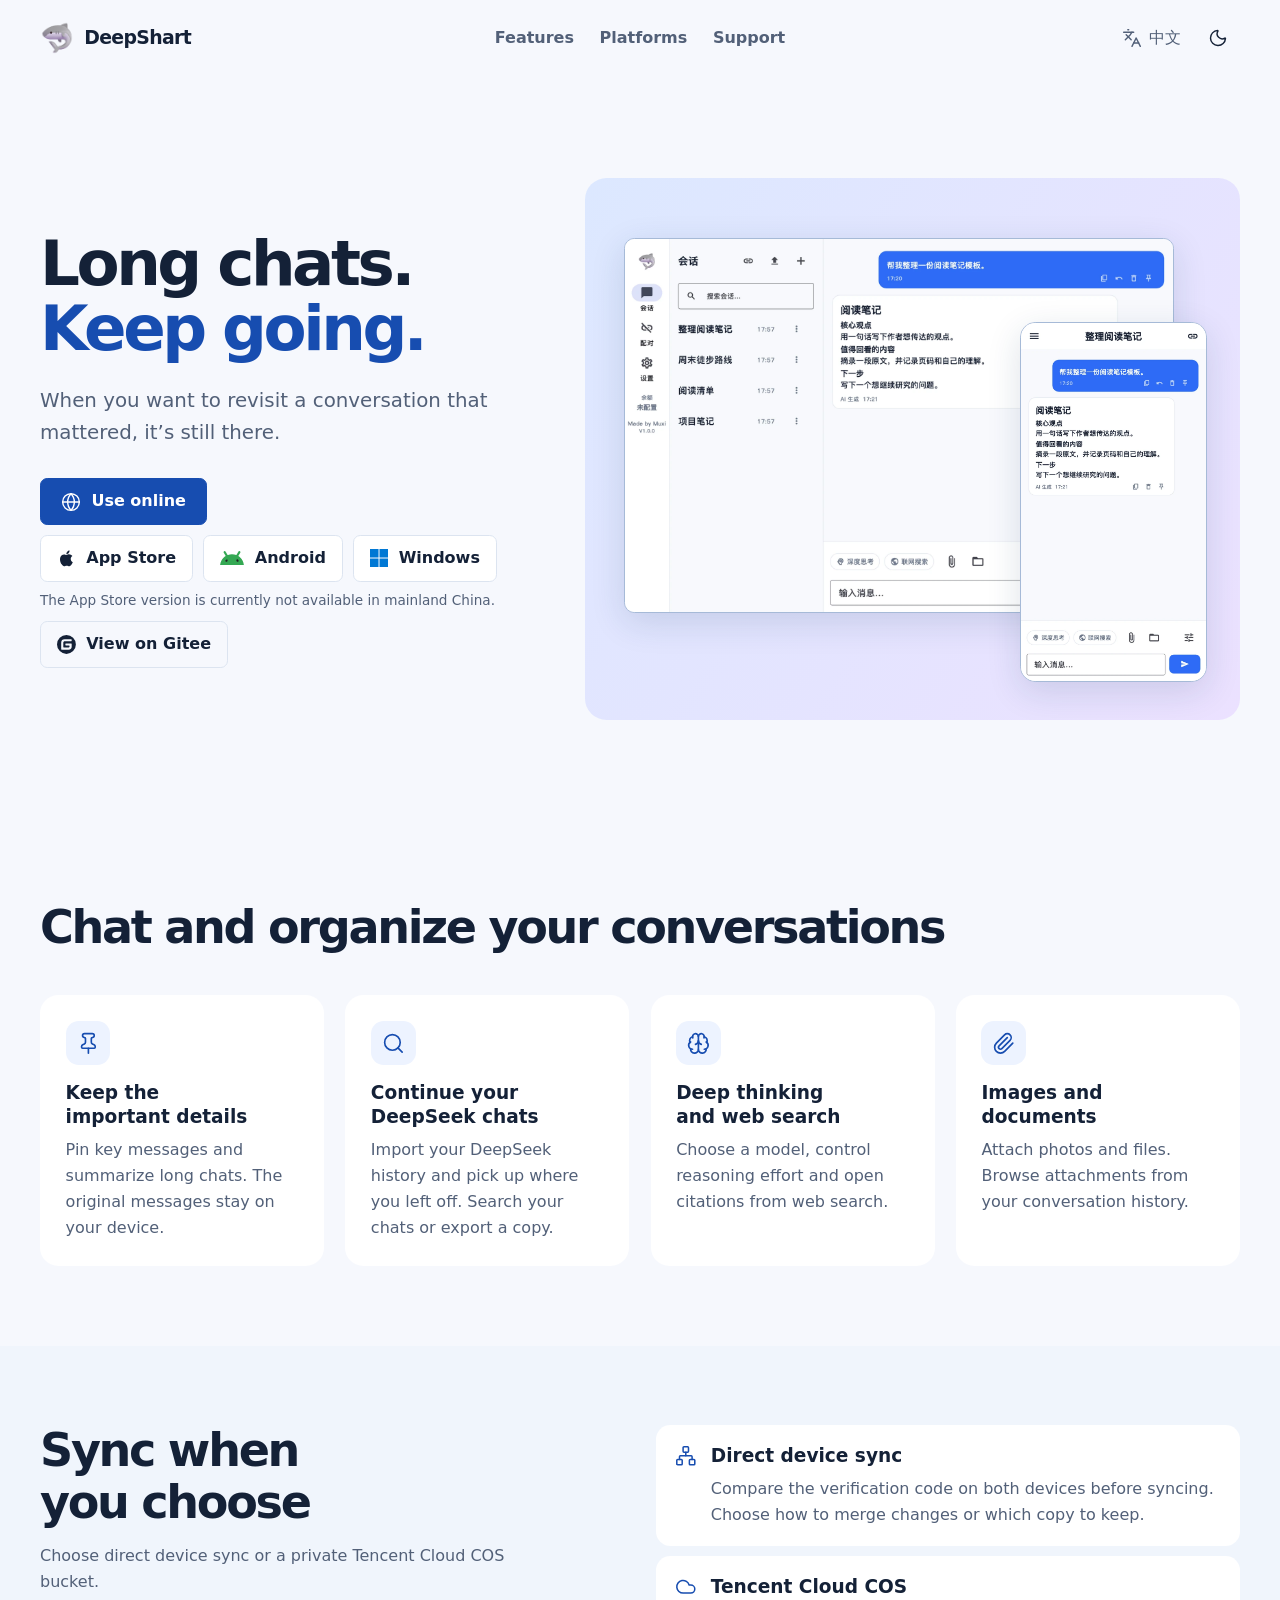
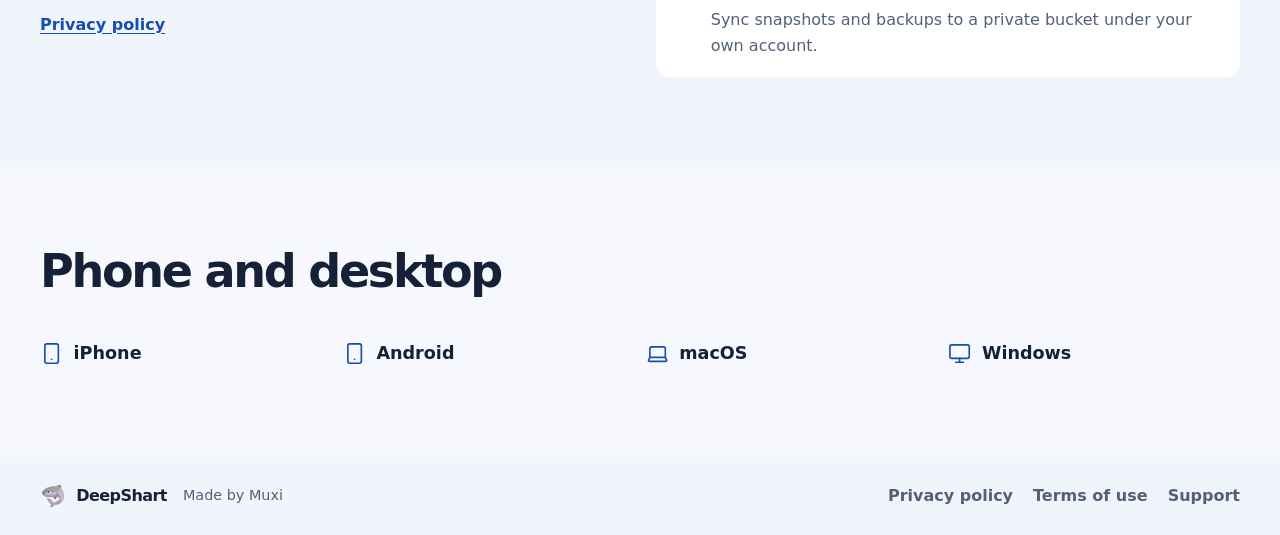
<file: docs/index.html>
<!doctype html>
<html lang="en" data-language="en" data-alternate="./zh/" data-auto-language>
<head>
  <meta charset="utf-8">
  <meta name="viewport" content="width=device-width, initial-scale=1">
  <meta name="color-scheme" content="light dark">
  <meta name="description" content="When you want to revisit a conversation that mattered, it’s still there.">
  <title>DeepShart for phone and desktop</title>
  <link rel="canonical" href="https://deepshart.lol/">
  <link rel="alternate" hreflang="en" href="https://deepshart.lol/">
  <link rel="alternate" hreflang="zh-Hans" href="https://deepshart.lol/zh/">
  <link rel="alternate" hreflang="x-default" href="https://deepshart.lol/">
  <meta property="og:type" content="website">
  <meta property="og:title" content="DeepShart for phone and desktop">
  <meta property="og:description" content="When you want to revisit a conversation that mattered, it’s still there.">
  <meta property="og:url" content="https://deepshart.lol/">
  <meta property="og:image" content="https://deepshart.lol/assets/desktop.webp">
  <link rel="icon" type="image/png" href="./assets/shark.png">
  <script src="./assets/preferences.js"></script>
  <link rel="stylesheet" href="./assets/site.css?v=422ad055076c">
</head>
<body>
  <a class="skip" href="#main">Skip to content</a>
  <header class="top">
    <div class="wrap header-inner">
      <a class="brand" href="./">
        <img src="./assets/shark.png" width="34" height="34" alt="">
        <span>DeepShart</span>
      </a>
      <nav class="main-nav" aria-label="Main navigation">
        <a href="./#features">Features</a>
        <a href="./#platforms">Platforms</a>
        <a href="./support/">Support</a>
      </nav>
      <div class="preferences">
        <a class="language" data-set-language="zh" href="./zh/" lang="zh-Hans">
          <svg class="icon " aria-hidden="true" focusable="false"><use href="./assets/icons.svg?v=1ef4dd3acdcb#languages"></use></svg> <span>中文</span>
        </a>
        <button class="theme" type="button" data-theme-toggle data-light="Switch to light mode" data-dark="Switch to dark mode" aria-label="Switch to dark mode" hidden>
          <svg class="icon day" aria-hidden="true" focusable="false"><use href="./assets/icons.svg?v=1ef4dd3acdcb#moon"></use></svg><svg class="icon night" aria-hidden="true" focusable="false"><use href="./assets/icons.svg?v=1ef4dd3acdcb#sun"></use></svg>
        </button>
      </div>
    </div>
  </header>
  <main id="main">
    <section class="hero wrap">
      <div class="hero-copy">
        <h1><span>Long chats.</span> <span>Keep going.</span></h1>
        <p>When you want to revisit a conversation that mattered, it’s still there.</p>
        <div class="hero-primary">
          <a class="button button-primary" href="https://web.deepshart.lol"><svg class="icon " aria-hidden="true" focusable="false"><use href="./assets/icons.svg?v=1ef4dd3acdcb#globe"></use></svg> Use online</a>
        </div>
        <div class="hero-links">
          <a class="button" href="https://apps.apple.com/us/app/deepshart/id6837659406" target="_blank" rel="noopener noreferrer"><svg class="icon apple-icon" aria-hidden="true" focusable="false"><use href="./assets/icons.svg?v=1ef4dd3acdcb#apple"></use></svg> App Store</a>
          <a class="button" href="./downloads/V1.1.1/DeepShart-android.apk" download><img src="./assets/android.svg" width="24" height="14" alt="">Android</a>
          <a class="button" href="./downloads/V1.1.1/DeepShart-Setup.exe" download><img src="./assets/windows.png" width="18" height="18" alt="">Windows</a>
        </div>
        <p class="download-note">The App Store version is currently not available in mainland China.</p>
        <a class="button gitee-link" href="https://gitee.com/sharkymuxii/deep-shart"><svg class="icon gitee-icon" aria-hidden="true" focusable="false"><use href="./assets/icons.svg?v=1ef4dd3acdcb#gitee"></use></svg> View on Gitee</a>
      </div>
      <div class="showcase" role="group" aria-label="Desktop preview / Phone preview">
    <button type="button" class="shot desktop" data-preview="Desktop preview" aria-label="Desktop preview" disabled>
      <img class="day" src="./assets/desktop.webp" width="1600" height="1088" alt="DeepShart desktop interface with a conversation sidebar and sample reading notes" fetchpriority="high">
      <img class="night" src="./assets/desktop-dark.webp" width="1600" height="1088" alt="DeepShart desktop interface with a conversation sidebar and sample reading notes">
      <span class="zoom-icon"><svg class="icon " aria-hidden="true" focusable="false"><use href="./assets/icons.svg?v=1ef4dd3acdcb#maximize-2"></use></svg></span>
    </button><button type="button" class="shot phone" data-preview="Phone preview" aria-label="Phone preview" disabled>
      <img class="day" src="./assets/phone.webp" width="690" height="1338" alt="DeepShart mobile interface showing the same sample conversation">
      <img class="night" src="./assets/phone-dark.webp" width="690" height="1338" alt="DeepShart mobile interface showing the same sample conversation">
      <span class="zoom-icon"><svg class="icon " aria-hidden="true" focusable="false"><use href="./assets/icons.svg?v=1ef4dd3acdcb#maximize-2"></use></svg></span>
    </button>
  </div>
  <dialog class="preview-dialog" aria-labelledby="preview-title">
    <div class="preview-content">
      <div class="preview-header">
        <h2 id="preview-title"></h2>
        <button class="preview-close" type="button" aria-label="Close preview"><svg class="icon " aria-hidden="true" focusable="false"><use href="./assets/icons.svg?v=1ef4dd3acdcb#x"></use></svg></button>
      </div>
      <img alt="">
    </div>
  </dialog>
    </section>
    <section class="wrap section feature-section" id="features" data-reveal>
      <h2>Chat and organize your conversations</h2>
      <ul class="feature-list">
    <li>
      <svg class="icon " aria-hidden="true" focusable="false"><use href="./assets/icons.svg?v=1ef4dd3acdcb#pin"></use></svg>
      <div>
        <h3>Keep the important details</h3>
        <p>Pin key messages and summarize long chats. The original messages stay on your device.</p>
      </div>
    </li>
    <li>
      <svg class="icon " aria-hidden="true" focusable="false"><use href="./assets/icons.svg?v=1ef4dd3acdcb#search"></use></svg>
      <div>
        <h3>Continue your DeepSeek chats</h3>
        <p>Import your DeepSeek history and pick up where you left off. Search your chats or export a copy.</p>
      </div>
    </li>
    <li>
      <svg class="icon " aria-hidden="true" focusable="false"><use href="./assets/icons.svg?v=1ef4dd3acdcb#brain"></use></svg>
      <div>
        <h3>Deep thinking and web search</h3>
        <p>Choose a model, control reasoning effort and open citations from web search.</p>
      </div>
    </li>
    <li>
      <svg class="icon " aria-hidden="true" focusable="false"><use href="./assets/icons.svg?v=1ef4dd3acdcb#paperclip"></use></svg>
      <div>
        <h3>Images and documents</h3>
        <p>Attach photos and files. Browse attachments from your conversation history.</p>
      </div>
    </li>
  </ul>
    </section>
    <div class="tint">
      <section class="wrap section sync-section" data-reveal>
        <div class="section-intro">
          <h2>Sync when you choose</h2>
          <p>Choose direct device sync or a private Tencent Cloud COS bucket.</p>
          <a class="inline-link" href="./privacy/">Privacy policy</a>
        </div>
        <ul class="sync-list">
    <li>
      <svg class="icon " aria-hidden="true" focusable="false"><use href="./assets/icons.svg?v=1ef4dd3acdcb#network"></use></svg>
      <div>
        <h3>Direct device sync</h3>
        <p>Compare the verification code on both devices before syncing. Choose how to merge changes or which copy to keep.</p>
      </div>
    </li>
    <li>
      <svg class="icon " aria-hidden="true" focusable="false"><use href="./assets/icons.svg?v=1ef4dd3acdcb#cloud"></use></svg>
      <div>
        <h3>Tencent Cloud COS</h3>
        <p>Sync snapshots and backups to a private bucket under your own account.</p>
      </div>
    </li>
  </ul>
      </section>
    </div>
    <section class="wrap section platform-section" id="platforms" data-reveal>
      <h2>Phone and desktop</h2>
      <ul class="platform-list">
        <li><svg class="icon " aria-hidden="true" focusable="false"><use href="./assets/icons.svg?v=1ef4dd3acdcb#smartphone"></use></svg><span>iPhone</span></li><li><svg class="icon " aria-hidden="true" focusable="false"><use href="./assets/icons.svg?v=1ef4dd3acdcb#smartphone"></use></svg><span>Android</span></li><li><svg class="icon " aria-hidden="true" focusable="false"><use href="./assets/icons.svg?v=1ef4dd3acdcb#laptop"></use></svg><span>macOS</span></li><li><svg class="icon " aria-hidden="true" focusable="false"><use href="./assets/icons.svg?v=1ef4dd3acdcb#monitor"></use></svg><span>Windows</span></li>
      </ul>
    </section>
  </main>
  <footer class="bottom">
    <div class="wrap footer-inner">
      <div class="footer-brand">
        <a class="brand" href="./"><img src="./assets/shark.png" width="26" height="26" alt="">DeepShart</a>
        <span>Made by Muxi</span>
      </div>
      <nav aria-label="Footer navigation">
        <a href="./privacy/">Privacy policy</a> <a href="./terms/">Terms of use</a> <a href="./support/">Support</a>
      </nav>
    </div>
  </footer>
</body>
</html>
</file>
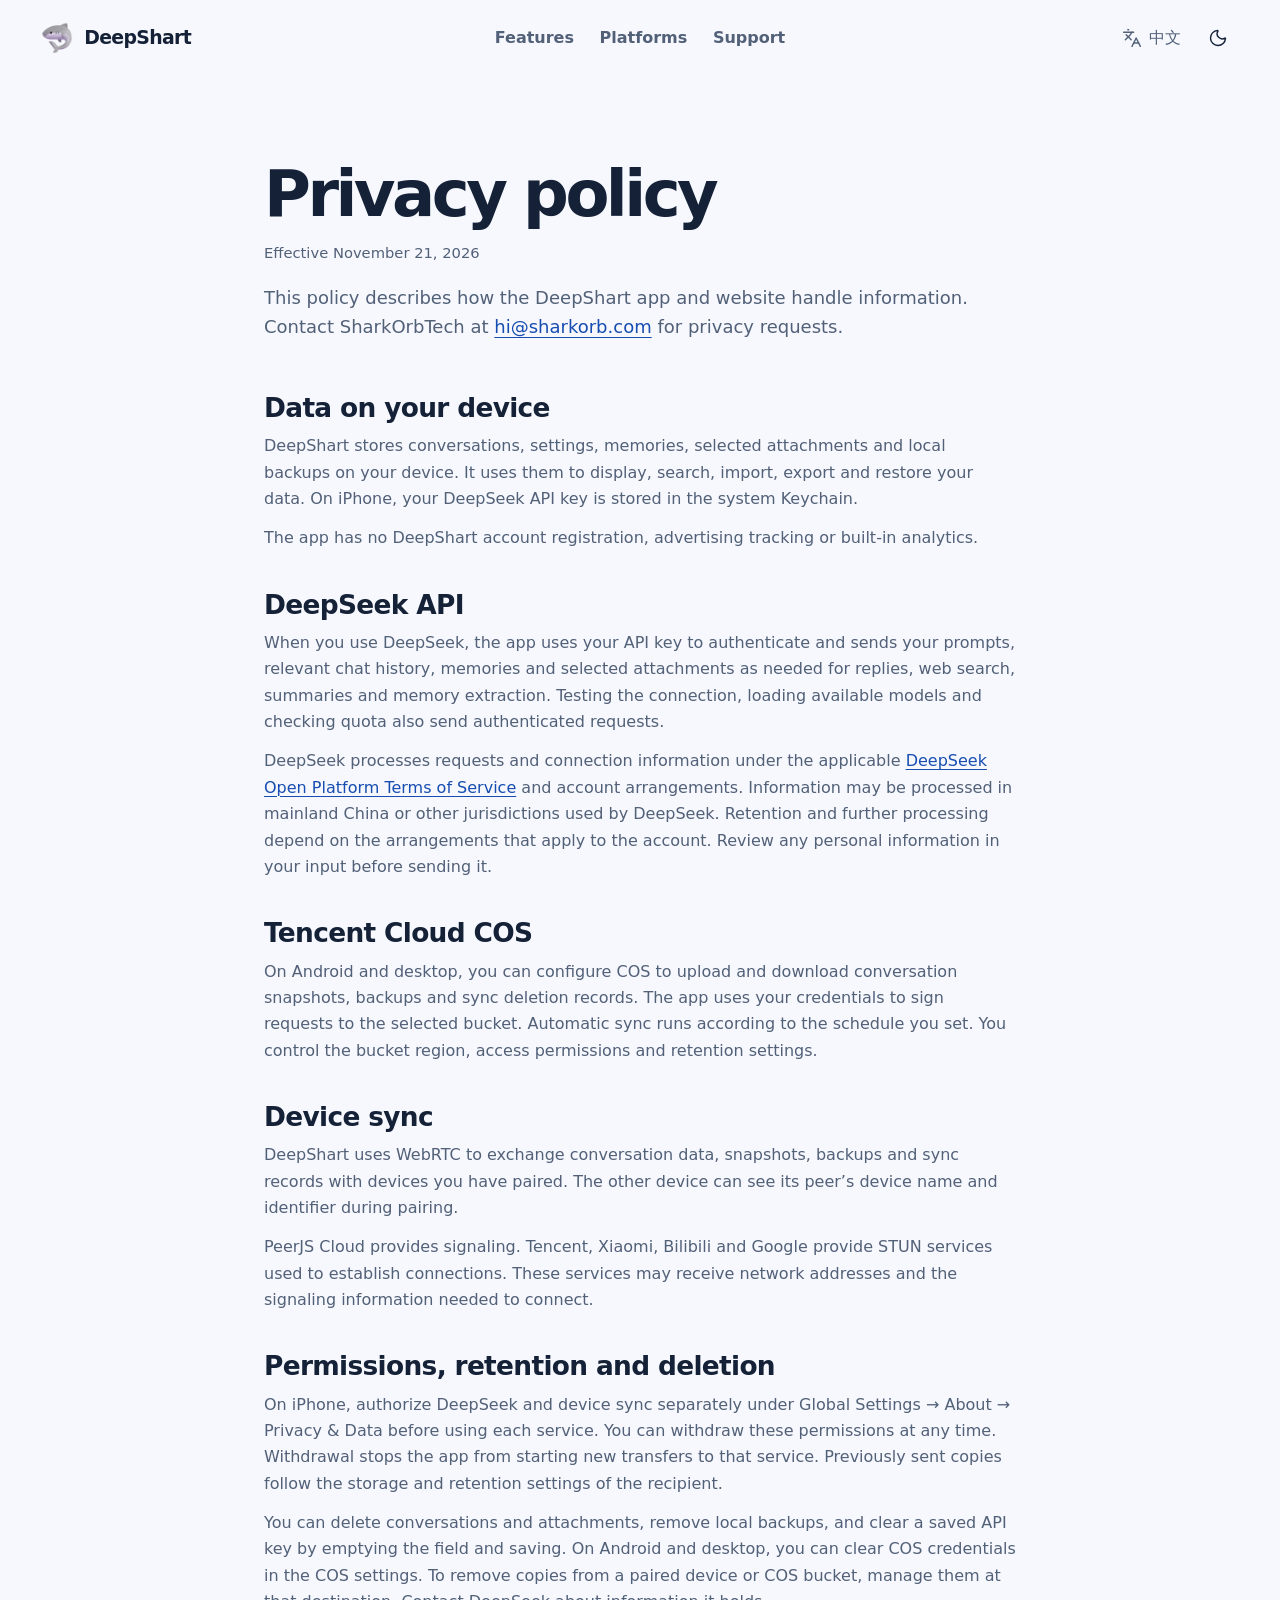
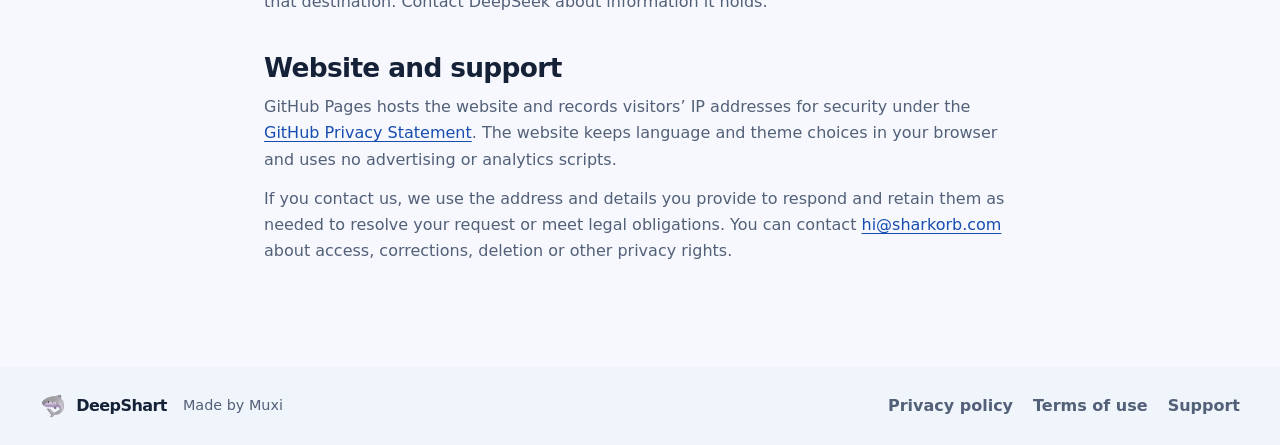
<file: docs/privacy/index.html>
<!doctype html>
<html lang="en" data-language="en" data-alternate="../zh/privacy/" data-auto-language>
<head>
  <meta charset="utf-8">
  <meta name="viewport" content="width=device-width, initial-scale=1">
  <meta name="color-scheme" content="light dark">
  <meta name="description" content="This policy describes how the DeepShart app and website handle information. Contact SharkOrbTech at hi@sharkorb.com for privacy requests.">
  <title>Privacy policy | DeepShart</title>
  <link rel="canonical" href="https://deepshart.lol/privacy/">
  <link rel="alternate" hreflang="en" href="https://deepshart.lol/privacy/">
  <link rel="alternate" hreflang="zh-Hans" href="https://deepshart.lol/zh/privacy/">
  <link rel="alternate" hreflang="x-default" href="https://deepshart.lol/privacy/">
  <meta property="og:type" content="website">
  <meta property="og:title" content="Privacy policy | DeepShart">
  <meta property="og:description" content="This policy describes how the DeepShart app and website handle information. Contact SharkOrbTech at hi@sharkorb.com for privacy requests.">
  <meta property="og:url" content="https://deepshart.lol/privacy/">
  <meta property="og:image" content="https://deepshart.lol/assets/desktop.webp">
  <link rel="icon" type="image/png" href="../assets/shark.png">
  <script src="../assets/preferences.js"></script>
  <link rel="stylesheet" href="../assets/site.css?v=422ad055076c">
</head>
<body>
  <a class="skip" href="#main">Skip to content</a>
  <header class="top">
    <div class="wrap header-inner">
      <a class="brand" href="../">
        <img src="../assets/shark.png" width="34" height="34" alt="">
        <span>DeepShart</span>
      </a>
      <nav class="main-nav" aria-label="Main navigation">
        <a href="../#features">Features</a>
        <a href="../#platforms">Platforms</a>
        <a href="../support/">Support</a>
      </nav>
      <div class="preferences">
        <a class="language" data-set-language="zh" href="../zh/privacy/" lang="zh-Hans">
          <svg class="icon " aria-hidden="true" focusable="false"><use href="../assets/icons.svg?v=1ef4dd3acdcb#languages"></use></svg> <span>中文</span>
        </a>
        <button class="theme" type="button" data-theme-toggle data-light="Switch to light mode" data-dark="Switch to dark mode" aria-label="Switch to dark mode" hidden>
          <svg class="icon day" aria-hidden="true" focusable="false"><use href="../assets/icons.svg?v=1ef4dd3acdcb#moon"></use></svg><svg class="icon night" aria-hidden="true" focusable="false"><use href="../assets/icons.svg?v=1ef4dd3acdcb#sun"></use></svg>
        </button>
      </div>
    </div>
  </header>
  <main class="wrap document" id="main">
    <article class="prose">
      <header class="document-heading">
        <h1>Privacy policy</h1>
        <p class="effective-date">Effective November 21, 2026</p>
        <p class="intro">This policy describes how the DeepShart app and website handle information. Contact SharkOrbTech at <a href="mailto:hi@sharkorb.com">hi@sharkorb.com</a> for privacy requests.</p>
      </header>
      <section>
        <h2>Data on your device</h2>
        <p>DeepShart stores conversations, settings, memories, selected attachments and local backups on your device. It uses them to display, search, import, export and restore your data. On iPhone, your DeepSeek API key is stored in the system Keychain.</p><p>The app has no DeepShart account registration, advertising tracking or built-in analytics.</p>
      </section><section>
        <h2>DeepSeek API</h2>
        <p>When you use DeepSeek, the app uses your API key to authenticate and sends your prompts, relevant chat history, memories and selected attachments as needed for replies, web search, summaries and memory extraction. Testing the connection, loading available models and checking quota also send authenticated requests.</p><p>DeepSeek processes requests and connection information under the applicable <a href="https://cdn.deepseek.com/policies/en-US/deepseek-open-platform-terms-of-service.html">DeepSeek Open Platform Terms of Service</a> and account arrangements. Information may be processed in mainland China or other jurisdictions used by DeepSeek. Retention and further processing depend on the arrangements that apply to the account. Review any personal information in your input before sending it.</p>
      </section><section>
        <h2>Tencent Cloud COS</h2>
        <p>On Android and desktop, you can configure COS to upload and download conversation snapshots, backups and sync deletion records. The app uses your credentials to sign requests to the selected bucket. Automatic sync runs according to the schedule you set. You control the bucket region, access permissions and retention settings.</p>
      </section><section>
        <h2>Device sync</h2>
        <p>DeepShart uses WebRTC to exchange conversation data, snapshots, backups and sync records with devices you have paired. The other device can see its peer’s device name and identifier during pairing.</p><p>PeerJS Cloud provides signaling. Tencent, Xiaomi, Bilibili and Google provide STUN services used to establish connections. These services may receive network addresses and the signaling information needed to connect.</p>
      </section><section>
        <h2>Permissions, retention and deletion</h2>
        <p>On iPhone, authorize DeepSeek and device sync separately under Global Settings → About → Privacy &amp; Data before using each service. You can withdraw these permissions at any time. Withdrawal stops the app from starting new transfers to that service. Previously sent copies follow the storage and retention settings of the recipient.</p><p>You can delete conversations and attachments, remove local backups, and clear a saved API key by emptying the field and saving. On Android and desktop, you can clear COS credentials in the COS settings. To remove copies from a paired device or COS bucket, manage them at that destination. Contact DeepSeek about information it holds.</p>
      </section><section>
        <h2>Website and support</h2>
        <p>GitHub Pages hosts the website and records visitors’ IP addresses for security under the <a href="https://docs.github.com/en/site-policy/privacy-policies/github-general-privacy-statement">GitHub Privacy Statement</a>. The website keeps language and theme choices in your browser and uses no advertising or analytics scripts.</p><p>If you contact us, we use the address and details you provide to respond and retain them as needed to resolve your request or meet legal obligations. You can contact <a href="mailto:hi@sharkorb.com">hi@sharkorb.com</a> about access, corrections, deletion or other privacy rights.</p>
      </section>
    </article>
  </main>
  <footer class="bottom">
    <div class="wrap footer-inner">
      <div class="footer-brand">
        <a class="brand" href="../"><img src="../assets/shark.png" width="26" height="26" alt="">DeepShart</a>
        <span>Made by Muxi</span>
      </div>
      <nav aria-label="Footer navigation">
        <a href="../privacy/" aria-current="page">Privacy policy</a> <a href="../terms/">Terms of use</a> <a href="../support/">Support</a>
      </nav>
    </div>
  </footer>
</body>
</html>
</file>
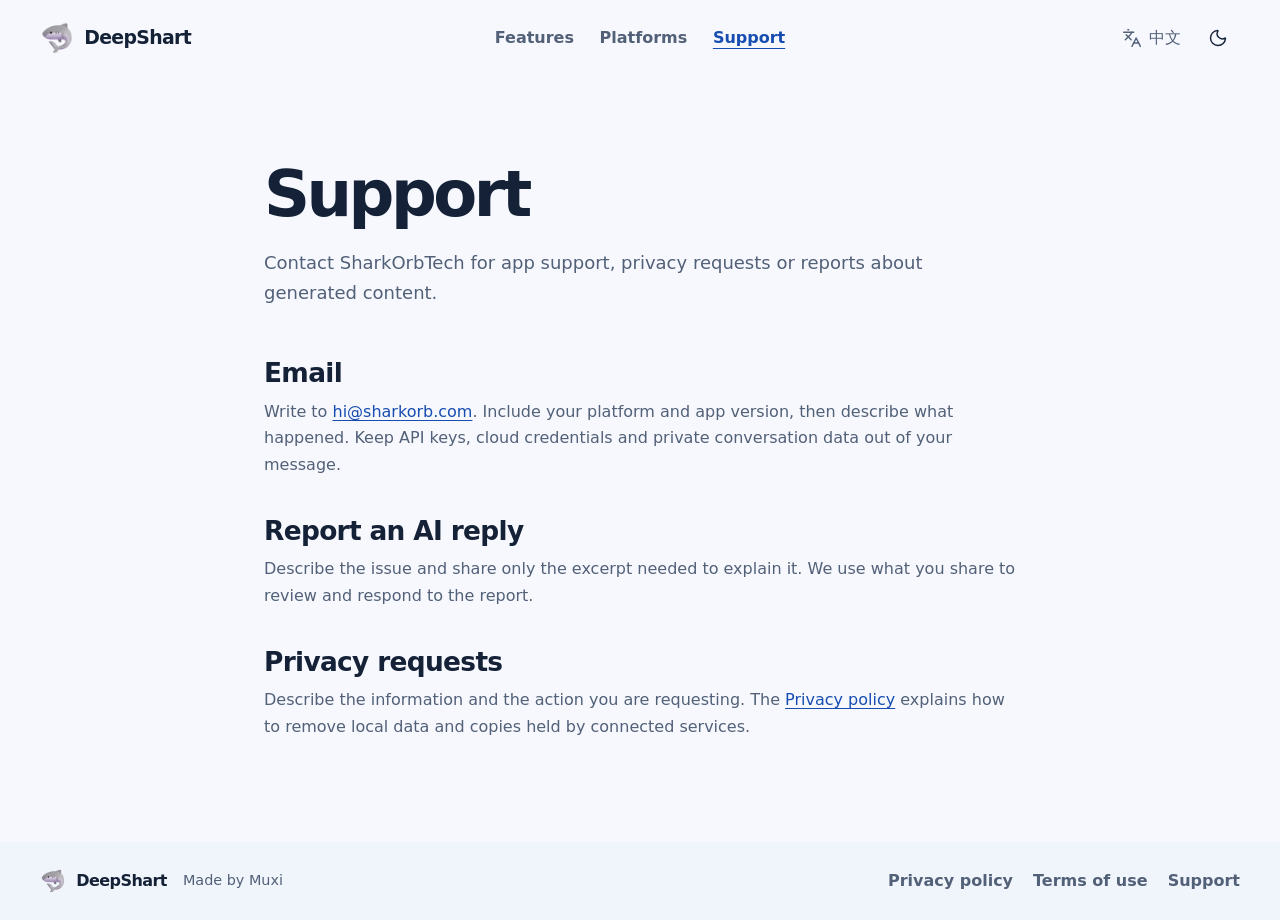
<file: docs/support/index.html>
<!doctype html>
<html lang="en" data-language="en" data-alternate="../zh/support/" data-auto-language>
<head>
  <meta charset="utf-8">
  <meta name="viewport" content="width=device-width, initial-scale=1">
  <meta name="color-scheme" content="light dark">
  <meta name="description" content="Contact SharkOrbTech for app support, privacy requests or reports about generated content.">
  <title>Support | DeepShart</title>
  <link rel="canonical" href="https://deepshart.lol/support/">
  <link rel="alternate" hreflang="en" href="https://deepshart.lol/support/">
  <link rel="alternate" hreflang="zh-Hans" href="https://deepshart.lol/zh/support/">
  <link rel="alternate" hreflang="x-default" href="https://deepshart.lol/support/">
  <meta property="og:type" content="website">
  <meta property="og:title" content="Support | DeepShart">
  <meta property="og:description" content="Contact SharkOrbTech for app support, privacy requests or reports about generated content.">
  <meta property="og:url" content="https://deepshart.lol/support/">
  <meta property="og:image" content="https://deepshart.lol/assets/desktop.webp">
  <link rel="icon" type="image/png" href="../assets/shark.png">
  <script src="../assets/preferences.js"></script>
  <link rel="stylesheet" href="../assets/site.css?v=422ad055076c">
</head>
<body>
  <a class="skip" href="#main">Skip to content</a>
  <header class="top">
    <div class="wrap header-inner">
      <a class="brand" href="../">
        <img src="../assets/shark.png" width="34" height="34" alt="">
        <span>DeepShart</span>
      </a>
      <nav class="main-nav" aria-label="Main navigation">
        <a href="../#features">Features</a>
        <a href="../#platforms">Platforms</a>
        <a href="../support/" aria-current="page">Support</a>
      </nav>
      <div class="preferences">
        <a class="language" data-set-language="zh" href="../zh/support/" lang="zh-Hans">
          <svg class="icon " aria-hidden="true" focusable="false"><use href="../assets/icons.svg?v=1ef4dd3acdcb#languages"></use></svg> <span>中文</span>
        </a>
        <button class="theme" type="button" data-theme-toggle data-light="Switch to light mode" data-dark="Switch to dark mode" aria-label="Switch to dark mode" hidden>
          <svg class="icon day" aria-hidden="true" focusable="false"><use href="../assets/icons.svg?v=1ef4dd3acdcb#moon"></use></svg><svg class="icon night" aria-hidden="true" focusable="false"><use href="../assets/icons.svg?v=1ef4dd3acdcb#sun"></use></svg>
        </button>
      </div>
    </div>
  </header>
  <main class="wrap document" id="main">
    <article class="prose">
      <header class="document-heading">
        <h1>Support</h1>
        <p class="intro">Contact SharkOrbTech for app support, privacy requests or reports about generated content.</p>
      </header>
      <section>
        <h2>Email</h2>
        <p>Write to <a href="mailto:hi@sharkorb.com">hi@sharkorb.com</a>. Include your platform and app version, then describe what happened. Keep API keys, cloud credentials and private conversation data out of your message.</p>
      </section><section>
        <h2>Report an AI reply</h2>
        <p>Describe the issue and share only the excerpt needed to explain it. We use what you share to review and respond to the report.</p>
      </section><section>
        <h2>Privacy requests</h2>
        <p>Describe the information and the action you are requesting. The <a href="../privacy/">Privacy policy</a> explains how to remove local data and copies held by connected services.</p>
      </section>
    </article>
  </main>
  <footer class="bottom">
    <div class="wrap footer-inner">
      <div class="footer-brand">
        <a class="brand" href="../"><img src="../assets/shark.png" width="26" height="26" alt="">DeepShart</a>
        <span>Made by Muxi</span>
      </div>
      <nav aria-label="Footer navigation">
        <a href="../privacy/">Privacy policy</a> <a href="../terms/">Terms of use</a> <a href="../support/" aria-current="page">Support</a>
      </nav>
    </div>
  </footer>
</body>
</html>
</file>
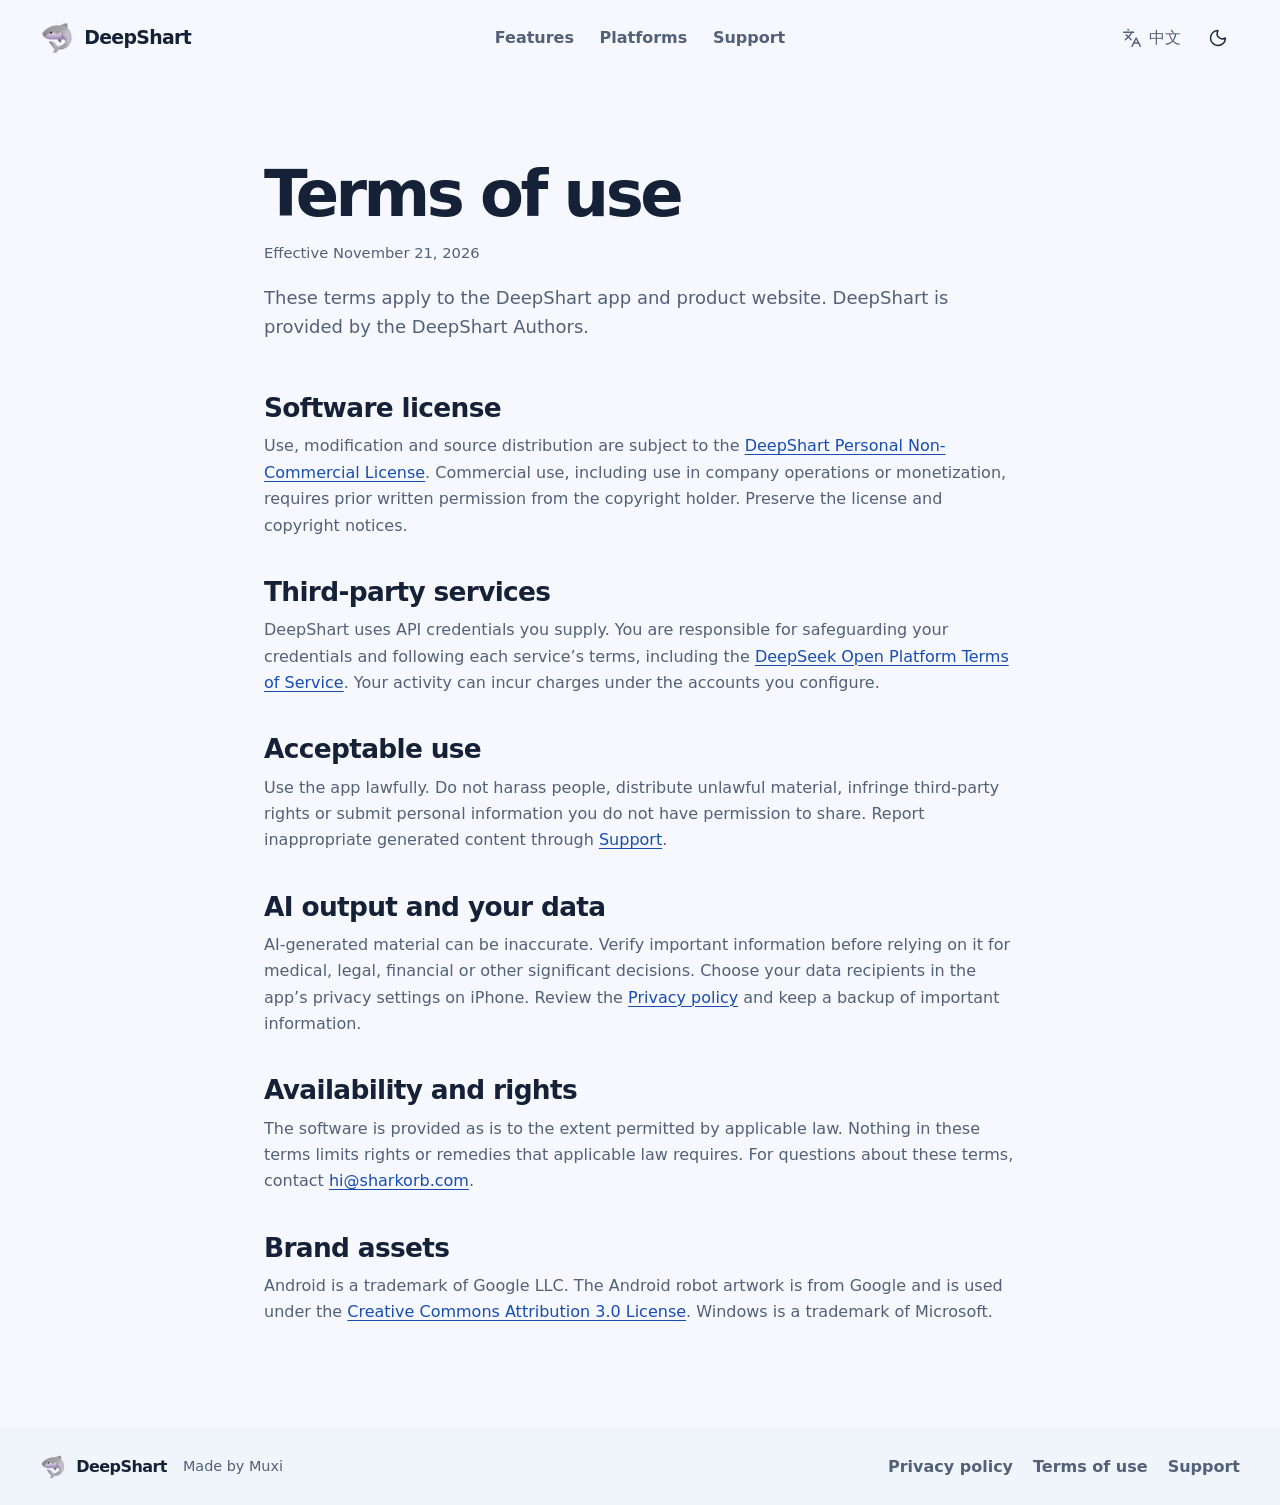
<file: docs/terms/index.html>
<!doctype html>
<html lang="en" data-language="en" data-alternate="../zh/terms/" data-auto-language>
<head>
  <meta charset="utf-8">
  <meta name="viewport" content="width=device-width, initial-scale=1">
  <meta name="color-scheme" content="light dark">
  <meta name="description" content="These terms apply to the DeepShart app and product website. DeepShart is provided by the DeepShart Authors.">
  <title>Terms of use | DeepShart</title>
  <link rel="canonical" href="https://deepshart.lol/terms/">
  <link rel="alternate" hreflang="en" href="https://deepshart.lol/terms/">
  <link rel="alternate" hreflang="zh-Hans" href="https://deepshart.lol/zh/terms/">
  <link rel="alternate" hreflang="x-default" href="https://deepshart.lol/terms/">
  <meta property="og:type" content="website">
  <meta property="og:title" content="Terms of use | DeepShart">
  <meta property="og:description" content="These terms apply to the DeepShart app and product website. DeepShart is provided by the DeepShart Authors.">
  <meta property="og:url" content="https://deepshart.lol/terms/">
  <meta property="og:image" content="https://deepshart.lol/assets/desktop.webp">
  <link rel="icon" type="image/png" href="../assets/shark.png">
  <script src="../assets/preferences.js"></script>
  <link rel="stylesheet" href="../assets/site.css?v=422ad055076c">
</head>
<body>
  <a class="skip" href="#main">Skip to content</a>
  <header class="top">
    <div class="wrap header-inner">
      <a class="brand" href="../">
        <img src="../assets/shark.png" width="34" height="34" alt="">
        <span>DeepShart</span>
      </a>
      <nav class="main-nav" aria-label="Main navigation">
        <a href="../#features">Features</a>
        <a href="../#platforms">Platforms</a>
        <a href="../support/">Support</a>
      </nav>
      <div class="preferences">
        <a class="language" data-set-language="zh" href="../zh/terms/" lang="zh-Hans">
          <svg class="icon " aria-hidden="true" focusable="false"><use href="../assets/icons.svg?v=1ef4dd3acdcb#languages"></use></svg> <span>中文</span>
        </a>
        <button class="theme" type="button" data-theme-toggle data-light="Switch to light mode" data-dark="Switch to dark mode" aria-label="Switch to dark mode" hidden>
          <svg class="icon day" aria-hidden="true" focusable="false"><use href="../assets/icons.svg?v=1ef4dd3acdcb#moon"></use></svg><svg class="icon night" aria-hidden="true" focusable="false"><use href="../assets/icons.svg?v=1ef4dd3acdcb#sun"></use></svg>
        </button>
      </div>
    </div>
  </header>
  <main class="wrap document" id="main">
    <article class="prose">
      <header class="document-heading">
        <h1>Terms of use</h1>
        <p class="effective-date">Effective November 21, 2026</p>
        <p class="intro">These terms apply to the DeepShart app and product website. DeepShart is provided by the DeepShart Authors.</p>
      </header>
      <section>
        <h2>Software license</h2>
        <p>Use, modification and source distribution are subject to the <a href="../license.txt">DeepShart Personal Non-Commercial License</a>. Commercial use, including use in company operations or monetization, requires prior written permission from the copyright holder. Preserve the license and copyright notices.</p>
      </section><section>
        <h2>Third-party services</h2>
        <p>DeepShart uses API credentials you supply. You are responsible for safeguarding your credentials and following each service’s terms, including the <a href="https://cdn.deepseek.com/policies/en-US/deepseek-open-platform-terms-of-service.html">DeepSeek Open Platform Terms of Service</a>. Your activity can incur charges under the accounts you configure.</p>
      </section><section>
        <h2>Acceptable use</h2>
        <p>Use the app lawfully. Do not harass people, distribute unlawful material, infringe third-party rights or submit personal information you do not have permission to share. Report inappropriate generated content through <a href="../support/">Support</a>.</p>
      </section><section>
        <h2>AI output and your data</h2>
        <p>AI-generated material can be inaccurate. Verify important information before relying on it for medical, legal, financial or other significant decisions. Choose your data recipients in the app’s privacy settings on iPhone. Review the <a href="../privacy/">Privacy policy</a> and keep a backup of important information.</p>
      </section><section>
        <h2>Availability and rights</h2>
        <p>The software is provided as is to the extent permitted by applicable law. Nothing in these terms limits rights or remedies that applicable law requires. For questions about these terms, contact <a href="mailto:hi@sharkorb.com">hi@sharkorb.com</a>.</p>
      </section><section>
        <h2>Brand assets</h2>
        <p>Android is a trademark of Google LLC. The Android robot artwork is from Google and is used under the <a href="https://creativecommons.org/licenses/by/3.0/">Creative Commons Attribution 3.0 License</a>. Windows is a trademark of Microsoft.</p>
      </section>
    </article>
  </main>
  <footer class="bottom">
    <div class="wrap footer-inner">
      <div class="footer-brand">
        <a class="brand" href="../"><img src="../assets/shark.png" width="26" height="26" alt="">DeepShart</a>
        <span>Made by Muxi</span>
      </div>
      <nav aria-label="Footer navigation">
        <a href="../privacy/">Privacy policy</a> <a href="../terms/" aria-current="page">Terms of use</a> <a href="../support/">Support</a>
      </nav>
    </div>
  </footer>
</body>
</html>
</file>
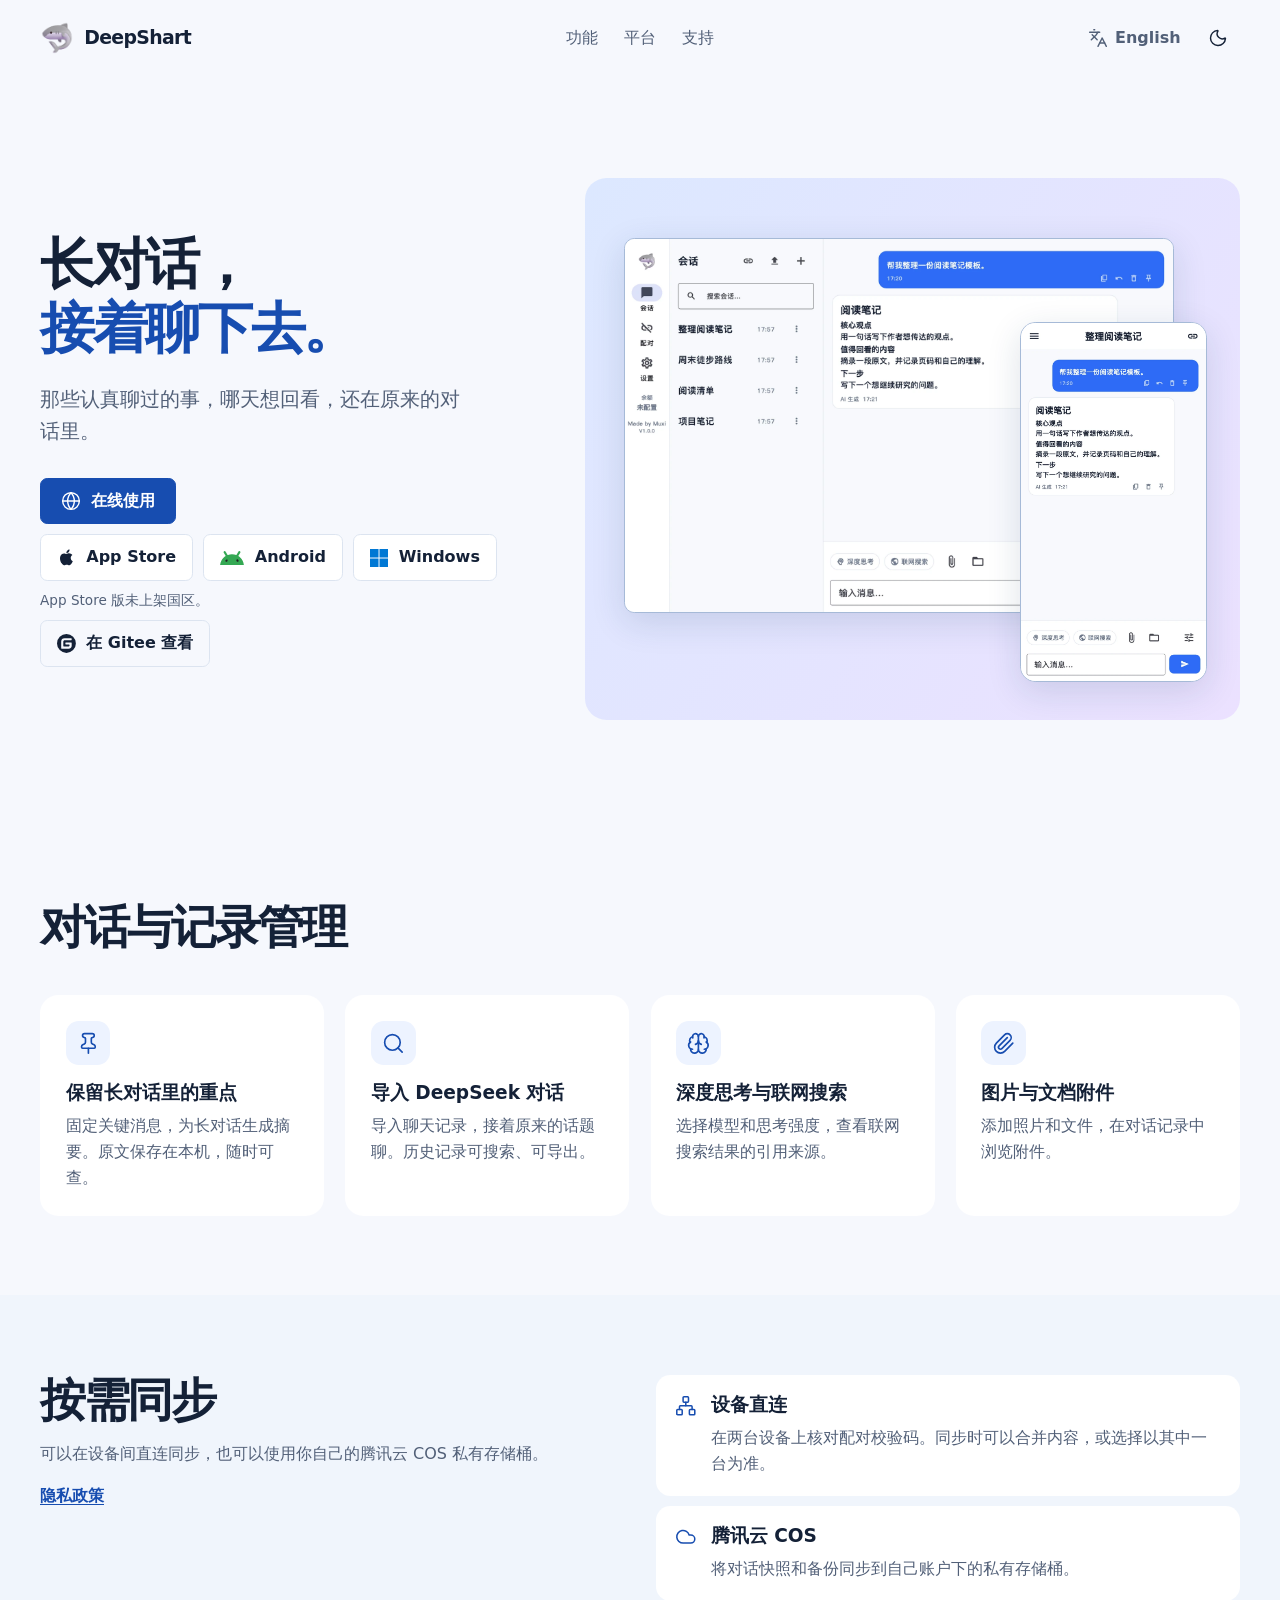
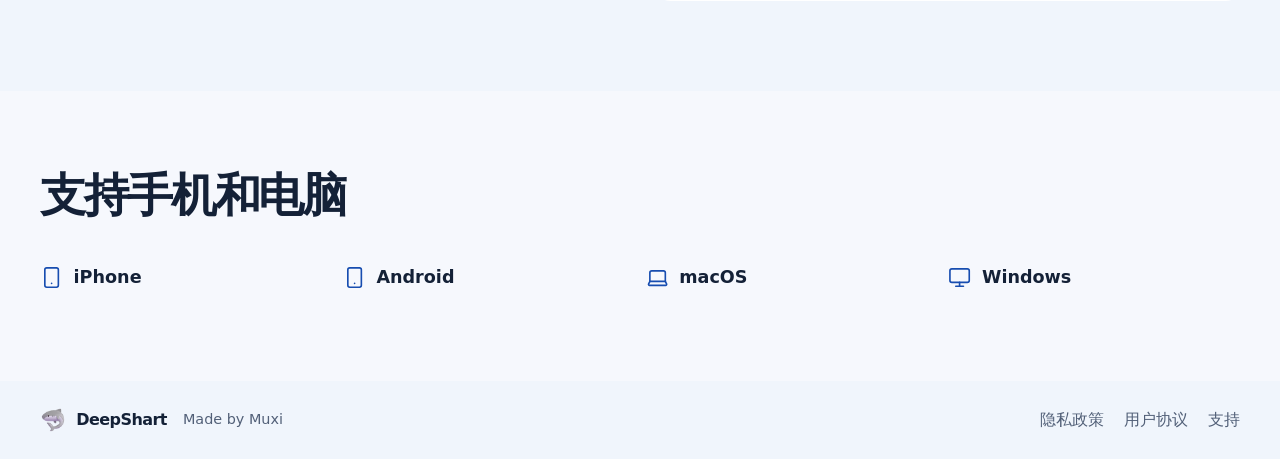
<file: docs/zh/index.html>
<!doctype html>
<html lang="zh-Hans" data-language="zh" data-alternate="../">
<head>
  <meta charset="utf-8">
  <meta name="viewport" content="width=device-width, initial-scale=1">
  <meta name="color-scheme" content="light dark">
  <meta name="description" content="那些认真聊过的事，哪天想回看，还在原来的对话里。">
  <title>DeepShart 手机与电脑客户端</title>
  <link rel="canonical" href="https://deepshart.lol/zh/">
  <link rel="alternate" hreflang="en" href="https://deepshart.lol/">
  <link rel="alternate" hreflang="zh-Hans" href="https://deepshart.lol/zh/">
  <link rel="alternate" hreflang="x-default" href="https://deepshart.lol/">
  <meta property="og:type" content="website">
  <meta property="og:title" content="DeepShart 手机与电脑客户端">
  <meta property="og:description" content="那些认真聊过的事，哪天想回看，还在原来的对话里。">
  <meta property="og:url" content="https://deepshart.lol/zh/">
  <meta property="og:image" content="https://deepshart.lol/assets/desktop.webp">
  <link rel="icon" type="image/png" href="../assets/shark.png">
  <script src="../assets/preferences.js"></script>
  <link rel="stylesheet" href="../assets/site.css?v=422ad055076c">
</head>
<body>
  <a class="skip" href="#main">跳至正文</a>
  <header class="top">
    <div class="wrap header-inner">
      <a class="brand" href="../zh/">
        <img src="../assets/shark.png" width="34" height="34" alt="">
        <span>DeepShart</span>
      </a>
      <nav class="main-nav" aria-label="主导航">
        <a href="../zh/#features">功能</a>
        <a href="../zh/#platforms">平台</a>
        <a href="../zh/support/">支持</a>
      </nav>
      <div class="preferences">
        <a class="language" data-set-language="en" href="../" lang="en">
          <svg class="icon " aria-hidden="true" focusable="false"><use href="../assets/icons.svg?v=1ef4dd3acdcb#languages"></use></svg> <span>English</span>
        </a>
        <button class="theme" type="button" data-theme-toggle data-light="切换至浅色模式" data-dark="切换至深色模式" aria-label="切换至深色模式" hidden>
          <svg class="icon day" aria-hidden="true" focusable="false"><use href="../assets/icons.svg?v=1ef4dd3acdcb#moon"></use></svg><svg class="icon night" aria-hidden="true" focusable="false"><use href="../assets/icons.svg?v=1ef4dd3acdcb#sun"></use></svg>
        </button>
      </div>
    </div>
  </header>
  <main id="main">
    <section class="hero wrap">
      <div class="hero-copy">
        <h1><span>长对话，</span> <span>接着聊下去。</span></h1>
        <p>那些认真聊过的事，哪天想回看，还在原来的对话里。</p>
        <div class="hero-primary">
          <a class="button button-primary" href="https://web.deepshart.lol"><svg class="icon " aria-hidden="true" focusable="false"><use href="../assets/icons.svg?v=1ef4dd3acdcb#globe"></use></svg> 在线使用</a>
        </div>
        <div class="hero-links">
          <a class="button" href="https://apps.apple.com/us/app/deepshart/id6837659406" target="_blank" rel="noopener noreferrer"><svg class="icon apple-icon" aria-hidden="true" focusable="false"><use href="../assets/icons.svg?v=1ef4dd3acdcb#apple"></use></svg> App Store</a>
          <a class="button" href="../downloads/V1.1.1/DeepShart-android.apk" download><img src="../assets/android.svg" width="24" height="14" alt="">Android</a>
          <a class="button" href="../downloads/V1.1.1/DeepShart-Setup.exe" download><img src="../assets/windows.png" width="18" height="18" alt="">Windows</a>
        </div>
        <p class="download-note">App Store 版未上架国区。</p>
        <a class="button gitee-link" href="https://gitee.com/sharkymuxii/deep-shart"><svg class="icon gitee-icon" aria-hidden="true" focusable="false"><use href="../assets/icons.svg?v=1ef4dd3acdcb#gitee"></use></svg> 在 Gitee 查看</a>
      </div>
      <div class="showcase" role="group" aria-label="电脑界面预览 / 手机界面预览">
    <button type="button" class="shot desktop" data-preview="电脑界面预览" aria-label="电脑界面预览" disabled>
      <img class="day" src="../assets/desktop.webp" width="1600" height="1088" alt="DeepShart 电脑界面，左侧是对话列表，右侧是阅读笔记示例" fetchpriority="high">
      <img class="night" src="../assets/desktop-dark.webp" width="1600" height="1088" alt="DeepShart 电脑界面，左侧是对话列表，右侧是阅读笔记示例">
      <span class="zoom-icon"><svg class="icon " aria-hidden="true" focusable="false"><use href="../assets/icons.svg?v=1ef4dd3acdcb#maximize-2"></use></svg></span>
    </button><button type="button" class="shot phone" data-preview="手机界面预览" aria-label="手机界面预览" disabled>
      <img class="day" src="../assets/phone.webp" width="690" height="1338" alt="DeepShart 手机界面，显示同一段示例对话">
      <img class="night" src="../assets/phone-dark.webp" width="690" height="1338" alt="DeepShart 手机界面，显示同一段示例对话">
      <span class="zoom-icon"><svg class="icon " aria-hidden="true" focusable="false"><use href="../assets/icons.svg?v=1ef4dd3acdcb#maximize-2"></use></svg></span>
    </button>
  </div>
  <dialog class="preview-dialog" aria-labelledby="preview-title">
    <div class="preview-content">
      <div class="preview-header">
        <h2 id="preview-title"></h2>
        <button class="preview-close" type="button" aria-label="关闭预览"><svg class="icon " aria-hidden="true" focusable="false"><use href="../assets/icons.svg?v=1ef4dd3acdcb#x"></use></svg></button>
      </div>
      <img alt="">
    </div>
  </dialog>
    </section>
    <section class="wrap section feature-section" id="features" data-reveal>
      <h2>对话与记录管理</h2>
      <ul class="feature-list">
    <li>
      <svg class="icon " aria-hidden="true" focusable="false"><use href="../assets/icons.svg?v=1ef4dd3acdcb#pin"></use></svg>
      <div>
        <h3>保留长对话里的重点</h3>
        <p>固定关键消息，为长对话生成摘要。原文保存在本机，随时可查。</p>
      </div>
    </li>
    <li>
      <svg class="icon " aria-hidden="true" focusable="false"><use href="../assets/icons.svg?v=1ef4dd3acdcb#search"></use></svg>
      <div>
        <h3>导入 DeepSeek 对话</h3>
        <p>导入聊天记录，接着原来的话题聊。历史记录可搜索、可导出。</p>
      </div>
    </li>
    <li>
      <svg class="icon " aria-hidden="true" focusable="false"><use href="../assets/icons.svg?v=1ef4dd3acdcb#brain"></use></svg>
      <div>
        <h3>深度思考与联网搜索</h3>
        <p>选择模型和思考强度，查看联网搜索结果的引用来源。</p>
      </div>
    </li>
    <li>
      <svg class="icon " aria-hidden="true" focusable="false"><use href="../assets/icons.svg?v=1ef4dd3acdcb#paperclip"></use></svg>
      <div>
        <h3>图片与文档附件</h3>
        <p>添加照片和文件，在对话记录中浏览附件。</p>
      </div>
    </li>
  </ul>
    </section>
    <div class="tint">
      <section class="wrap section sync-section" data-reveal>
        <div class="section-intro">
          <h2>按需同步</h2>
          <p>可以在设备间直连同步，也可以使用你自己的腾讯云 COS 私有存储桶。</p>
          <a class="inline-link" href="../zh/privacy/">隐私政策</a>
        </div>
        <ul class="sync-list">
    <li>
      <svg class="icon " aria-hidden="true" focusable="false"><use href="../assets/icons.svg?v=1ef4dd3acdcb#network"></use></svg>
      <div>
        <h3>设备直连</h3>
        <p>在两台设备上核对配对校验码。同步时可以合并内容，或选择以其中一台为准。</p>
      </div>
    </li>
    <li>
      <svg class="icon " aria-hidden="true" focusable="false"><use href="../assets/icons.svg?v=1ef4dd3acdcb#cloud"></use></svg>
      <div>
        <h3>腾讯云 COS</h3>
        <p>将对话快照和备份同步到自己账户下的私有存储桶。</p>
      </div>
    </li>
  </ul>
      </section>
    </div>
    <section class="wrap section platform-section" id="platforms" data-reveal>
      <h2>支持手机和电脑</h2>
      <ul class="platform-list">
        <li><svg class="icon " aria-hidden="true" focusable="false"><use href="../assets/icons.svg?v=1ef4dd3acdcb#smartphone"></use></svg><span>iPhone</span></li><li><svg class="icon " aria-hidden="true" focusable="false"><use href="../assets/icons.svg?v=1ef4dd3acdcb#smartphone"></use></svg><span>Android</span></li><li><svg class="icon " aria-hidden="true" focusable="false"><use href="../assets/icons.svg?v=1ef4dd3acdcb#laptop"></use></svg><span>macOS</span></li><li><svg class="icon " aria-hidden="true" focusable="false"><use href="../assets/icons.svg?v=1ef4dd3acdcb#monitor"></use></svg><span>Windows</span></li>
      </ul>
    </section>
  </main>
  <footer class="bottom">
    <div class="wrap footer-inner">
      <div class="footer-brand">
        <a class="brand" href="../zh/"><img src="../assets/shark.png" width="26" height="26" alt="">DeepShart</a>
        <span>Made by Muxi</span>
      </div>
      <nav aria-label="页脚导航">
        <a href="../zh/privacy/">隐私政策</a> <a href="../zh/terms/">用户协议</a> <a href="../zh/support/">支持</a>
      </nav>
    </div>
  </footer>
</body>
</html>
</file>
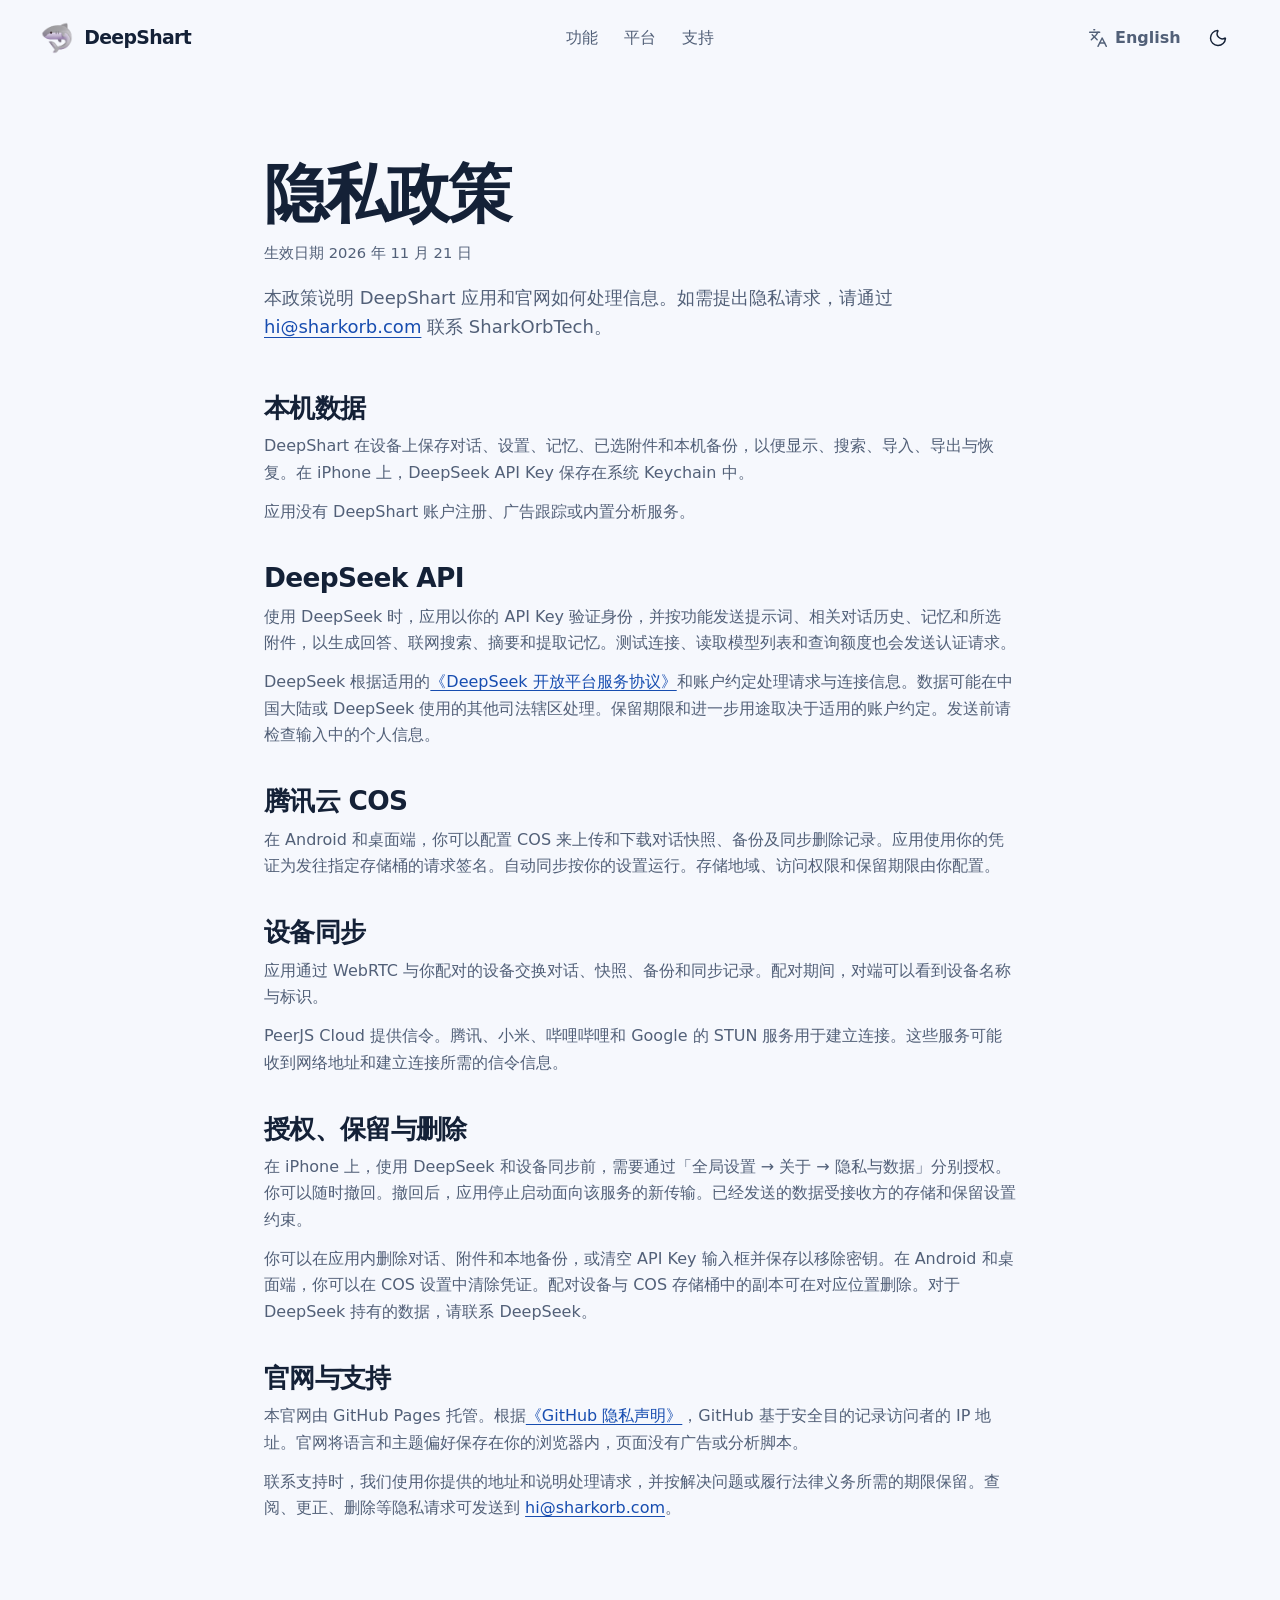
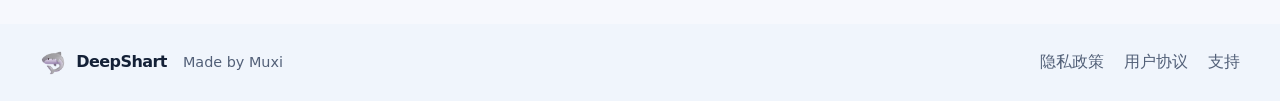
<file: docs/zh/privacy/index.html>
<!doctype html>
<html lang="zh-Hans" data-language="zh" data-alternate="../../privacy/">
<head>
  <meta charset="utf-8">
  <meta name="viewport" content="width=device-width, initial-scale=1">
  <meta name="color-scheme" content="light dark">
  <meta name="description" content="本政策说明 DeepShart 应用和官网如何处理信息。如需提出隐私请求，请通过 hi@sharkorb.com 联系 SharkOrbTech。">
  <title>隐私政策 | DeepShart</title>
  <link rel="canonical" href="https://deepshart.lol/zh/privacy/">
  <link rel="alternate" hreflang="en" href="https://deepshart.lol/privacy/">
  <link rel="alternate" hreflang="zh-Hans" href="https://deepshart.lol/zh/privacy/">
  <link rel="alternate" hreflang="x-default" href="https://deepshart.lol/privacy/">
  <meta property="og:type" content="website">
  <meta property="og:title" content="隐私政策 | DeepShart">
  <meta property="og:description" content="本政策说明 DeepShart 应用和官网如何处理信息。如需提出隐私请求，请通过 hi@sharkorb.com 联系 SharkOrbTech。">
  <meta property="og:url" content="https://deepshart.lol/zh/privacy/">
  <meta property="og:image" content="https://deepshart.lol/assets/desktop.webp">
  <link rel="icon" type="image/png" href="../../assets/shark.png">
  <script src="../../assets/preferences.js"></script>
  <link rel="stylesheet" href="../../assets/site.css?v=422ad055076c">
</head>
<body>
  <a class="skip" href="#main">跳至正文</a>
  <header class="top">
    <div class="wrap header-inner">
      <a class="brand" href="../../zh/">
        <img src="../../assets/shark.png" width="34" height="34" alt="">
        <span>DeepShart</span>
      </a>
      <nav class="main-nav" aria-label="主导航">
        <a href="../../zh/#features">功能</a>
        <a href="../../zh/#platforms">平台</a>
        <a href="../../zh/support/">支持</a>
      </nav>
      <div class="preferences">
        <a class="language" data-set-language="en" href="../../privacy/" lang="en">
          <svg class="icon " aria-hidden="true" focusable="false"><use href="../../assets/icons.svg?v=1ef4dd3acdcb#languages"></use></svg> <span>English</span>
        </a>
        <button class="theme" type="button" data-theme-toggle data-light="切换至浅色模式" data-dark="切换至深色模式" aria-label="切换至深色模式" hidden>
          <svg class="icon day" aria-hidden="true" focusable="false"><use href="../../assets/icons.svg?v=1ef4dd3acdcb#moon"></use></svg><svg class="icon night" aria-hidden="true" focusable="false"><use href="../../assets/icons.svg?v=1ef4dd3acdcb#sun"></use></svg>
        </button>
      </div>
    </div>
  </header>
  <main class="wrap document" id="main">
    <article class="prose">
      <header class="document-heading">
        <h1>隐私政策</h1>
        <p class="effective-date">生效日期 2026 年 11 月 21 日</p>
        <p class="intro">本政策说明 DeepShart 应用和官网如何处理信息。如需提出隐私请求，请通过 <a href="mailto:hi@sharkorb.com">hi@sharkorb.com</a> 联系 SharkOrbTech。</p>
      </header>
      <section>
        <h2>本机数据</h2>
        <p>DeepShart 在设备上保存对话、设置、记忆、已选附件和本机备份，以便显示、搜索、导入、导出与恢复。在 iPhone 上，DeepSeek API Key 保存在系统 Keychain 中。</p><p>应用没有 DeepShart 账户注册、广告跟踪或内置分析服务。</p>
      </section><section>
        <h2>DeepSeek API</h2>
        <p>使用 DeepSeek 时，应用以你的 API Key 验证身份，并按功能发送提示词、相关对话历史、记忆和所选附件，以生成回答、联网搜索、摘要和提取记忆。测试连接、读取模型列表和查询额度也会发送认证请求。</p><p>DeepSeek 根据适用的<a href="https://cdn.deepseek.com/policies/en-US/deepseek-open-platform-terms-of-service.html">《DeepSeek 开放平台服务协议》</a>和账户约定处理请求与连接信息。数据可能在中国大陆或 DeepSeek 使用的其他司法辖区处理。保留期限和进一步用途取决于适用的账户约定。发送前请检查输入中的个人信息。</p>
      </section><section>
        <h2>腾讯云 COS</h2>
        <p>在 Android 和桌面端，你可以配置 COS 来上传和下载对话快照、备份及同步删除记录。应用使用你的凭证为发往指定存储桶的请求签名。自动同步按你的设置运行。存储地域、访问权限和保留期限由你配置。</p>
      </section><section>
        <h2>设备同步</h2>
        <p>应用通过 WebRTC 与你配对的设备交换对话、快照、备份和同步记录。配对期间，对端可以看到设备名称与标识。</p><p>PeerJS Cloud 提供信令。腾讯、小米、哔哩哔哩和 Google 的 STUN 服务用于建立连接。这些服务可能收到网络地址和建立连接所需的信令信息。</p>
      </section><section>
        <h2>授权、保留与删除</h2>
        <p>在 iPhone 上，使用 DeepSeek 和设备同步前，需要通过「全局设置 → 关于 → 隐私与数据」分别授权。你可以随时撤回。撤回后，应用停止启动面向该服务的新传输。已经发送的数据受接收方的存储和保留设置约束。</p><p>你可以在应用内删除对话、附件和本地备份，或清空 API Key 输入框并保存以移除密钥。在 Android 和桌面端，你可以在 COS 设置中清除凭证。配对设备与 COS 存储桶中的副本可在对应位置删除。对于 DeepSeek 持有的数据，请联系 DeepSeek。</p>
      </section><section>
        <h2>官网与支持</h2>
        <p>本官网由 GitHub Pages 托管。根据<a href="https://docs.github.com/en/site-policy/privacy-policies/github-general-privacy-statement">《GitHub 隐私声明》</a>，GitHub 基于安全目的记录访问者的 IP 地址。官网将语言和主题偏好保存在你的浏览器内，页面没有广告或分析脚本。</p><p>联系支持时，我们使用你提供的地址和说明处理请求，并按解决问题或履行法律义务所需的期限保留。查阅、更正、删除等隐私请求可发送到 <a href="mailto:hi@sharkorb.com">hi@sharkorb.com</a>。</p>
      </section>
    </article>
  </main>
  <footer class="bottom">
    <div class="wrap footer-inner">
      <div class="footer-brand">
        <a class="brand" href="../../zh/"><img src="../../assets/shark.png" width="26" height="26" alt="">DeepShart</a>
        <span>Made by Muxi</span>
      </div>
      <nav aria-label="页脚导航">
        <a href="../../zh/privacy/" aria-current="page">隐私政策</a> <a href="../../zh/terms/">用户协议</a> <a href="../../zh/support/">支持</a>
      </nav>
    </div>
  </footer>
</body>
</html>
</file>
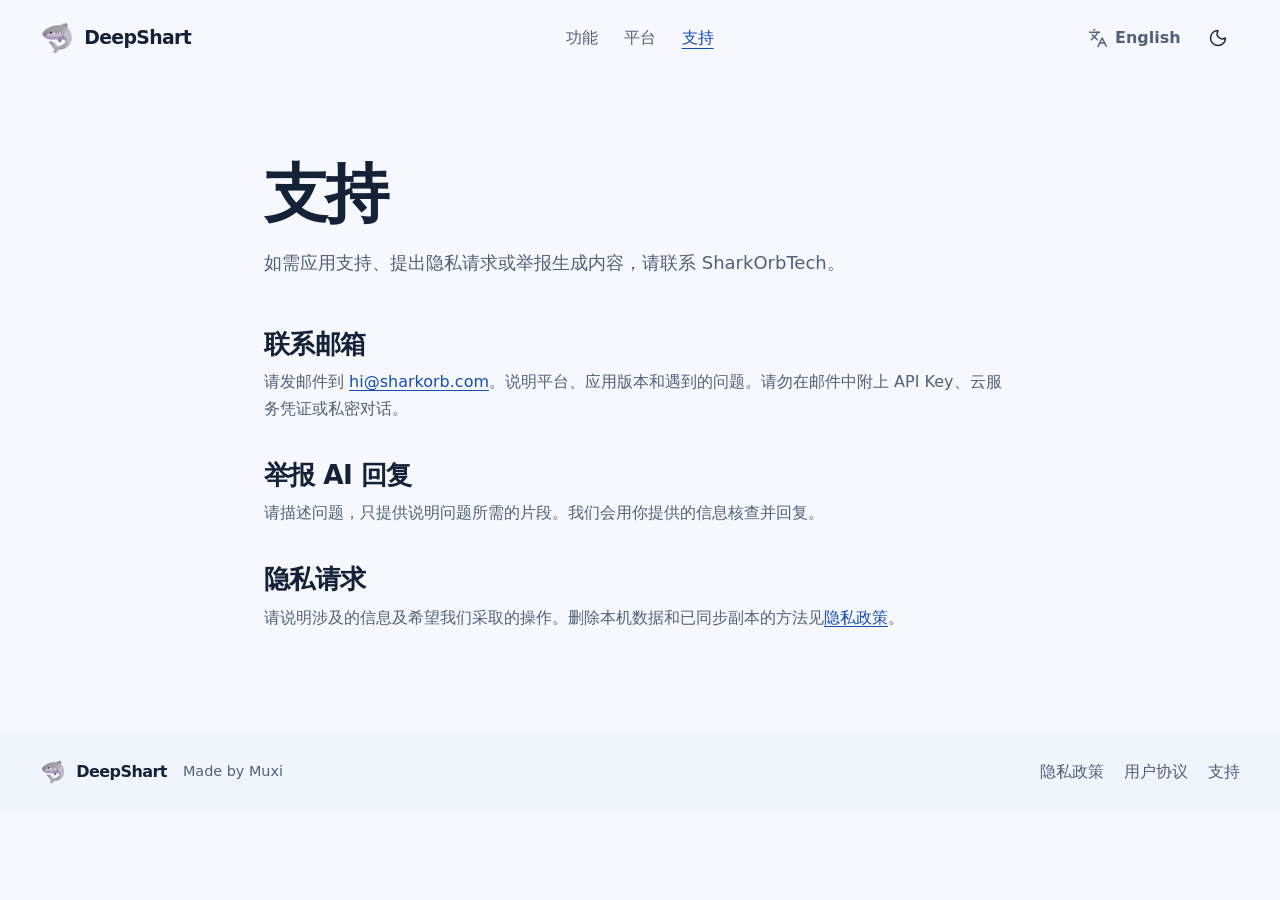
<file: docs/zh/support/index.html>
<!doctype html>
<html lang="zh-Hans" data-language="zh" data-alternate="../../support/">
<head>
  <meta charset="utf-8">
  <meta name="viewport" content="width=device-width, initial-scale=1">
  <meta name="color-scheme" content="light dark">
  <meta name="description" content="如需应用支持、提出隐私请求或举报生成内容，请联系 SharkOrbTech。">
  <title>支持 | DeepShart</title>
  <link rel="canonical" href="https://deepshart.lol/zh/support/">
  <link rel="alternate" hreflang="en" href="https://deepshart.lol/support/">
  <link rel="alternate" hreflang="zh-Hans" href="https://deepshart.lol/zh/support/">
  <link rel="alternate" hreflang="x-default" href="https://deepshart.lol/support/">
  <meta property="og:type" content="website">
  <meta property="og:title" content="支持 | DeepShart">
  <meta property="og:description" content="如需应用支持、提出隐私请求或举报生成内容，请联系 SharkOrbTech。">
  <meta property="og:url" content="https://deepshart.lol/zh/support/">
  <meta property="og:image" content="https://deepshart.lol/assets/desktop.webp">
  <link rel="icon" type="image/png" href="../../assets/shark.png">
  <script src="../../assets/preferences.js"></script>
  <link rel="stylesheet" href="../../assets/site.css?v=422ad055076c">
</head>
<body>
  <a class="skip" href="#main">跳至正文</a>
  <header class="top">
    <div class="wrap header-inner">
      <a class="brand" href="../../zh/">
        <img src="../../assets/shark.png" width="34" height="34" alt="">
        <span>DeepShart</span>
      </a>
      <nav class="main-nav" aria-label="主导航">
        <a href="../../zh/#features">功能</a>
        <a href="../../zh/#platforms">平台</a>
        <a href="../../zh/support/" aria-current="page">支持</a>
      </nav>
      <div class="preferences">
        <a class="language" data-set-language="en" href="../../support/" lang="en">
          <svg class="icon " aria-hidden="true" focusable="false"><use href="../../assets/icons.svg?v=1ef4dd3acdcb#languages"></use></svg> <span>English</span>
        </a>
        <button class="theme" type="button" data-theme-toggle data-light="切换至浅色模式" data-dark="切换至深色模式" aria-label="切换至深色模式" hidden>
          <svg class="icon day" aria-hidden="true" focusable="false"><use href="../../assets/icons.svg?v=1ef4dd3acdcb#moon"></use></svg><svg class="icon night" aria-hidden="true" focusable="false"><use href="../../assets/icons.svg?v=1ef4dd3acdcb#sun"></use></svg>
        </button>
      </div>
    </div>
  </header>
  <main class="wrap document" id="main">
    <article class="prose">
      <header class="document-heading">
        <h1>支持</h1>
        <p class="intro">如需应用支持、提出隐私请求或举报生成内容，请联系 SharkOrbTech。</p>
      </header>
      <section>
        <h2>联系邮箱</h2>
        <p>请发邮件到 <a href="mailto:hi@sharkorb.com">hi@sharkorb.com</a>。说明平台、应用版本和遇到的问题。请勿在邮件中附上 API Key、云服务凭证或私密对话。</p>
      </section><section>
        <h2>举报 AI 回复</h2>
        <p>请描述问题，只提供说明问题所需的片段。我们会用你提供的信息核查并回复。</p>
      </section><section>
        <h2>隐私请求</h2>
        <p>请说明涉及的信息及希望我们采取的操作。删除本机数据和已同步副本的方法见<a href="../../zh/privacy/">隐私政策</a>。</p>
      </section>
    </article>
  </main>
  <footer class="bottom">
    <div class="wrap footer-inner">
      <div class="footer-brand">
        <a class="brand" href="../../zh/"><img src="../../assets/shark.png" width="26" height="26" alt="">DeepShart</a>
        <span>Made by Muxi</span>
      </div>
      <nav aria-label="页脚导航">
        <a href="../../zh/privacy/">隐私政策</a> <a href="../../zh/terms/">用户协议</a> <a href="../../zh/support/" aria-current="page">支持</a>
      </nav>
    </div>
  </footer>
</body>
</html>
</file>
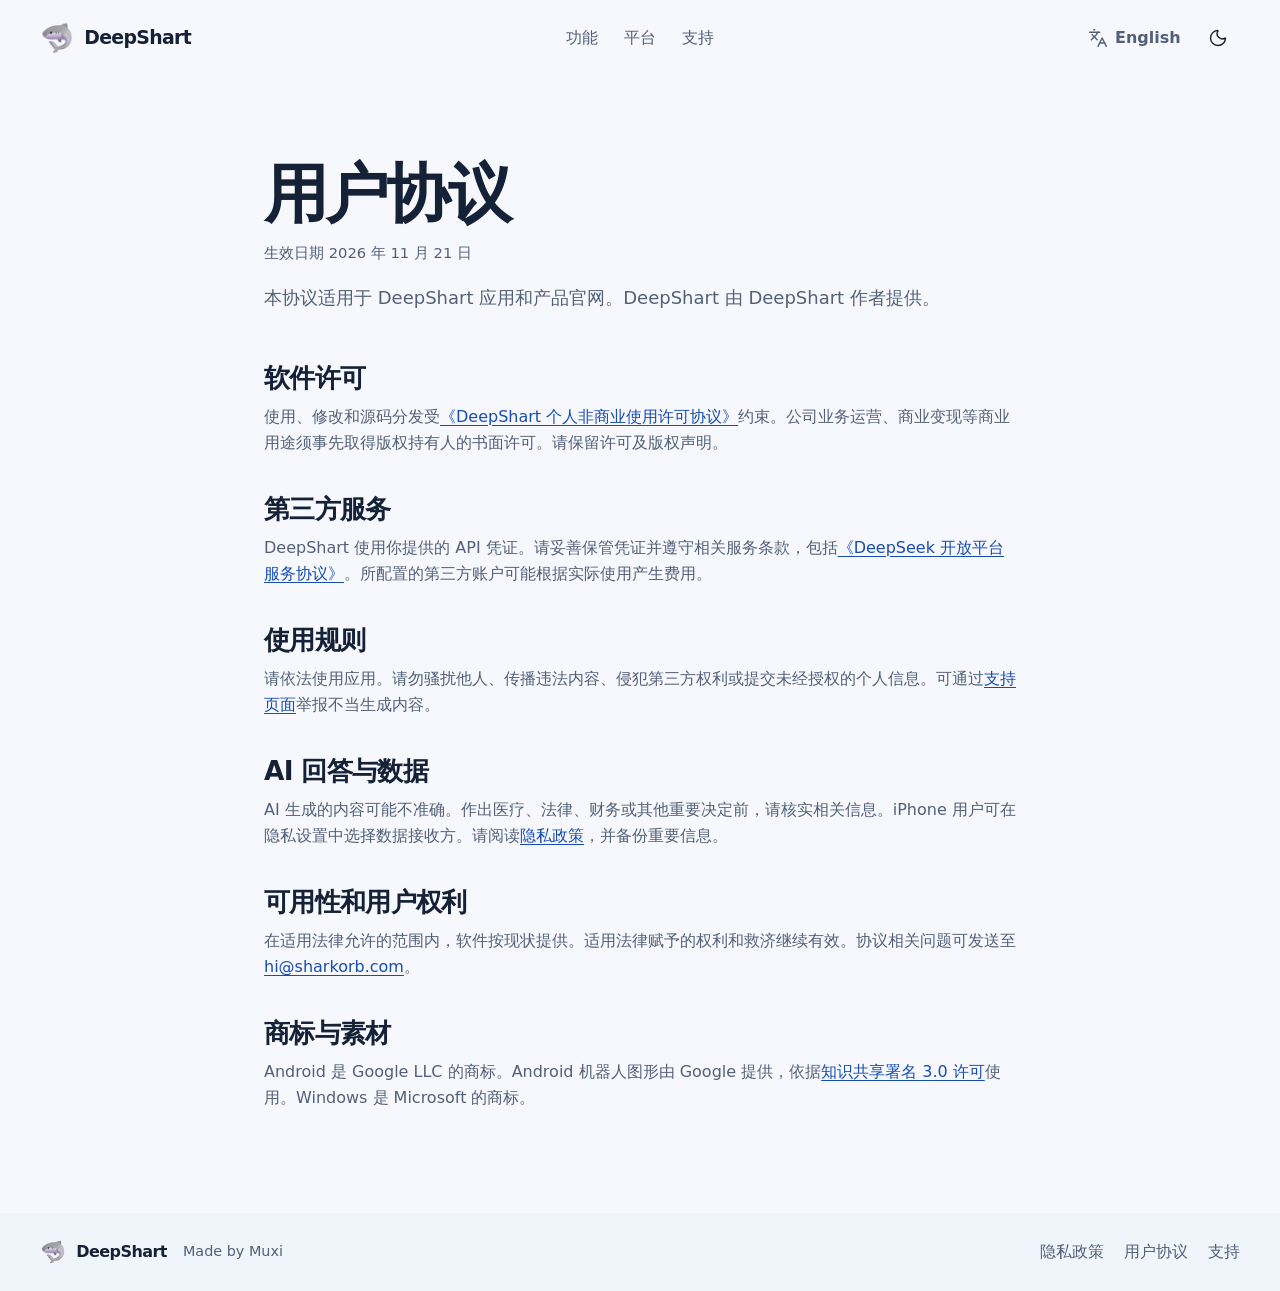
<file: docs/zh/terms/index.html>
<!doctype html>
<html lang="zh-Hans" data-language="zh" data-alternate="../../terms/">
<head>
  <meta charset="utf-8">
  <meta name="viewport" content="width=device-width, initial-scale=1">
  <meta name="color-scheme" content="light dark">
  <meta name="description" content="本协议适用于 DeepShart 应用和产品官网。DeepShart 由 DeepShart 作者提供。">
  <title>用户协议 | DeepShart</title>
  <link rel="canonical" href="https://deepshart.lol/zh/terms/">
  <link rel="alternate" hreflang="en" href="https://deepshart.lol/terms/">
  <link rel="alternate" hreflang="zh-Hans" href="https://deepshart.lol/zh/terms/">
  <link rel="alternate" hreflang="x-default" href="https://deepshart.lol/terms/">
  <meta property="og:type" content="website">
  <meta property="og:title" content="用户协议 | DeepShart">
  <meta property="og:description" content="本协议适用于 DeepShart 应用和产品官网。DeepShart 由 DeepShart 作者提供。">
  <meta property="og:url" content="https://deepshart.lol/zh/terms/">
  <meta property="og:image" content="https://deepshart.lol/assets/desktop.webp">
  <link rel="icon" type="image/png" href="../../assets/shark.png">
  <script src="../../assets/preferences.js"></script>
  <link rel="stylesheet" href="../../assets/site.css?v=422ad055076c">
</head>
<body>
  <a class="skip" href="#main">跳至正文</a>
  <header class="top">
    <div class="wrap header-inner">
      <a class="brand" href="../../zh/">
        <img src="../../assets/shark.png" width="34" height="34" alt="">
        <span>DeepShart</span>
      </a>
      <nav class="main-nav" aria-label="主导航">
        <a href="../../zh/#features">功能</a>
        <a href="../../zh/#platforms">平台</a>
        <a href="../../zh/support/">支持</a>
      </nav>
      <div class="preferences">
        <a class="language" data-set-language="en" href="../../terms/" lang="en">
          <svg class="icon " aria-hidden="true" focusable="false"><use href="../../assets/icons.svg?v=1ef4dd3acdcb#languages"></use></svg> <span>English</span>
        </a>
        <button class="theme" type="button" data-theme-toggle data-light="切换至浅色模式" data-dark="切换至深色模式" aria-label="切换至深色模式" hidden>
          <svg class="icon day" aria-hidden="true" focusable="false"><use href="../../assets/icons.svg?v=1ef4dd3acdcb#moon"></use></svg><svg class="icon night" aria-hidden="true" focusable="false"><use href="../../assets/icons.svg?v=1ef4dd3acdcb#sun"></use></svg>
        </button>
      </div>
    </div>
  </header>
  <main class="wrap document" id="main">
    <article class="prose">
      <header class="document-heading">
        <h1>用户协议</h1>
        <p class="effective-date">生效日期 2026 年 11 月 21 日</p>
        <p class="intro">本协议适用于 DeepShart 应用和产品官网。DeepShart 由 DeepShart 作者提供。</p>
      </header>
      <section>
        <h2>软件许可</h2>
        <p>使用、修改和源码分发受<a href="../../license.txt">《DeepShart 个人非商业使用许可协议》</a>约束。公司业务运营、商业变现等商业用途须事先取得版权持有人的书面许可。请保留许可及版权声明。</p>
      </section><section>
        <h2>第三方服务</h2>
        <p>DeepShart 使用你提供的 API 凭证。请妥善保管凭证并遵守相关服务条款，包括<a href="https://cdn.deepseek.com/policies/en-US/deepseek-open-platform-terms-of-service.html">《DeepSeek 开放平台服务协议》</a>。所配置的第三方账户可能根据实际使用产生费用。</p>
      </section><section>
        <h2>使用规则</h2>
        <p>请依法使用应用。请勿骚扰他人、传播违法内容、侵犯第三方权利或提交未经授权的个人信息。可通过<a href="../../zh/support/">支持页面</a>举报不当生成内容。</p>
      </section><section>
        <h2>AI 回答与数据</h2>
        <p>AI 生成的内容可能不准确。作出医疗、法律、财务或其他重要决定前，请核实相关信息。iPhone 用户可在隐私设置中选择数据接收方。请阅读<a href="../../zh/privacy/">隐私政策</a>，并备份重要信息。</p>
      </section><section>
        <h2>可用性和用户权利</h2>
        <p>在适用法律允许的范围内，软件按现状提供。适用法律赋予的权利和救济继续有效。协议相关问题可发送至 <a href="mailto:hi@sharkorb.com">hi@sharkorb.com</a>。</p>
      </section><section>
        <h2>商标与素材</h2>
        <p>Android 是 Google LLC 的商标。Android 机器人图形由 Google 提供，依据<a href="https://creativecommons.org/licenses/by/3.0/">知识共享署名 3.0 许可</a>使用。Windows 是 Microsoft 的商标。</p>
      </section>
    </article>
  </main>
  <footer class="bottom">
    <div class="wrap footer-inner">
      <div class="footer-brand">
        <a class="brand" href="../../zh/"><img src="../../assets/shark.png" width="26" height="26" alt="">DeepShart</a>
        <span>Made by Muxi</span>
      </div>
      <nav aria-label="页脚导航">
        <a href="../../zh/privacy/">隐私政策</a> <a href="../../zh/terms/" aria-current="page">用户协议</a> <a href="../../zh/support/">支持</a>
      </nav>
    </div>
  </footer>
</body>
</html>
</file>
<file: docs/assets/site.css>
:root {
  color-scheme: light;
  --paper: #f6f8fd;
  --surface: #fff;
  --icon-panel: #edf3ff;
  --gradient-a: #dce8ff;
  --gradient-b: #ede0ff;
  --gradient-c: #c7e9f8;
  --card-shadow: #2b4b7820;
  --overlay: #111d33aa;
  --ink: #142137;
  --muted: #526078;
  --line: #dce4f0;
  --accent: #174db0;
  --on-accent: #fff;
  --panel: #e4edfb;
  --tint: #f0f5fc;
  --frame: #a6bad7;
  --image-shadow: #16385d24;
  --day: block;
  --night: none;
  scroll-behavior: smooth;
}

@media (prefers-color-scheme: dark) {
  :root:not([data-theme="light"]) {
    color-scheme: dark;
    --paper: #111a29;
    --surface: #1c2a40;
    --icon-panel: #283e5e;
    --gradient-a: #203353;
    --gradient-b: #3b2c59;
    --gradient-c: #254962;
    --card-shadow: #070e2250;
    --overlay: #040812cc;
    --ink: #edf3fd;
    --muted: #b2c0d5;
    --line: #2d3d54;
    --accent: #a4c5ff;
    --on-accent: #0b234c;
    --panel: #202f4b;
    --tint: #162237;
    --frame: #435578;
    --image-shadow: #03081580;
    --day: none;
    --night: block;
  }
}

:root[data-theme="dark"] {
  color-scheme: dark;
  --paper: #111a29;
  --surface: #1c2a40;
  --icon-panel: #283e5e;
  --gradient-a: #203353;
  --gradient-b: #3b2c59;
  --gradient-c: #254962;
  --card-shadow: #070e2250;
  --overlay: #040812cc;
  --ink: #edf3fd;
  --muted: #b2c0d5;
  --line: #2d3d54;
  --accent: #a4c5ff;
  --on-accent: #0b234c;
  --panel: #202f4b;
  --tint: #162237;
  --frame: #435578;
  --image-shadow: #03081580;
  --day: none;
  --night: block;
}

* { box-sizing: border-box; }
[hidden] { display: none !important; }

body {
  margin: 0;
  background: var(--paper);
  color: var(--ink);
  font: 1rem/1.65 -apple-system, BlinkMacSystemFont, "Segoe UI", "PingFang SC", "Microsoft YaHei", system-ui, sans-serif;
  transition: background-color .2s ease, color .2s ease;
}

img { display: block; max-width: 100%; }
a { color: inherit; }
a, button { -webkit-tap-highlight-color: transparent; }
a:focus-visible, button:focus-visible {
  outline: 2px solid var(--accent);
  outline-offset: 4px;
}
button { font: inherit; cursor: pointer; }
h1, h2, h3, p, figure, ul { margin: 0; }
h1, h2, h3 { text-wrap: balance; }
p { color: var(--muted); }

.wrap {
  width: min(100% - 3.5rem, 75rem);
  margin-inline: auto;
}

.icon {
  width: 1.25rem;
  height: 1.25rem;
  flex: none;
  display: inline-block;
  vertical-align: middle;
  fill: none;
  stroke: currentColor;
  stroke-width: 1.7;
  stroke-linecap: round;
  stroke-linejoin: round;
}

.header-inner {
  min-height: 4.75rem;
  display: grid;
  grid-template-columns: 1fr auto 1fr;
  align-items: center;
  gap: 1.5rem;
}

.brand {
  display: inline-flex;
  justify-self: start;
  align-items: center;
  gap: .64rem;
  color: var(--ink);
  font-size: 1.18rem;
  font-weight: 720;
  letter-spacing: -.035em;
  text-decoration: none;
}

.brand img { object-fit: contain; }

.main-nav, .preferences, .footer-inner nav {
  display: flex;
  align-items: center;
  gap: 1.6rem;
}

.preferences { justify-self: end; gap: .6rem; }

.main-nav a, .footer-inner nav a, .language {
  text-decoration: none;
  color: var(--muted);
  font-weight: 550;
  transition: color .18s ease;
}

.main-nav a:hover, .footer-inner nav a:hover, .language:hover, a[aria-current="page"] {
  color: var(--accent);
  text-decoration: underline;
  text-underline-offset: .3em;
}

.language, .theme {
  min-height: 2.75rem;
  display: inline-flex;
  align-items: center;
  justify-content: center;
  gap: .42rem;
}
.language { padding-inline: .36rem; white-space: nowrap; }
.theme {
  width: 2.75rem;
  border: 0;
  border-radius: .45rem;
  background: transparent;
  color: var(--ink);
  transition: background-color .18s ease;
}
.theme:hover { background: var(--tint); }
.theme .icon { transition: transform .18s ease; }
.theme:hover .icon { transform: rotate(-12deg); }
.day { display: var(--day); animation: appear .22s ease; }
.night { display: var(--night); animation: appear .22s ease; }

@keyframes appear { from { opacity: .25; } to { opacity: 1; } }

.skip {
  position: fixed;
  top: .6rem;
  left: .6rem;
  z-index: 5;
  padding: .4rem .7rem;
  background: var(--paper);
  transform: translateY(-150%);
  transition: transform .18s ease;
}
.skip:focus { transform: translateY(0); }

.hero {
  display: grid;
  grid-template-columns: minmax(0, .88fr) minmax(0, 1.2fr);
  gap: clamp(1.8rem, 5vw, 5rem);
  align-items: center;
  padding-block: clamp(3rem, 8vw, 6.5rem);
}

h1 {
  font-size: clamp(2.5rem, 4.9vw, 4.7rem);
  font-weight: 740;
  letter-spacing: -.055em;
  line-height: 1.04;
}

:lang(zh) h1 {
  font-size: clamp(2.25rem, 4.3vw, 4rem);
  letter-spacing: -.043em;
  line-height: 1.17;
}

.hero h1 span { display: block; }
.hero-copy { animation: enter .65s cubic-bezier(.2,.65,.3,1) both; }
.hero h1 span:last-child { color: var(--accent); }
.hero-copy > p {
  max-width: 29rem;
  margin-top: 1.5rem;
  font-size: clamp(1.0625rem, 1.68vw, 1.24rem);
  line-height: 1.6;
  text-wrap: pretty;
}

.hero-primary {
  margin-top: 1.85rem;
}

.hero-links {
  display: flex;
  flex-wrap: wrap;
  gap: .65rem;
  margin-top: .65rem;
}

.button {
  display: inline-flex;
  justify-content: center;
  align-items: center;
  min-height: 2.9rem;
  gap: .65rem;
  padding: .55rem 1rem;
  border: 1px solid var(--line);
  border-radius: .45rem;
  background: var(--surface);
  color: var(--ink);
  font-weight: 650;
  text-decoration: none;
  transition: background-color .18s ease, color .18s ease, border-color .18s ease, opacity .18s ease;
}
.button-primary {
  background: var(--accent);
  border-color: var(--accent);
  color: var(--on-accent);
  padding-inline: 1.25rem;
}
.button-primary:hover {
  background: var(--accent);
  border-color: var(--accent);
  color: var(--on-accent);
  opacity: .9;
}
.hero-links .button { min-width: 7.5rem; }
.button img { flex: none; }
.gitee-link { margin-top: .65rem; background: transparent; }
.button:not(.button-primary):hover { background: var(--tint); border-color: var(--accent); color: var(--accent); }
.gitee-icon, .apple-icon { fill: currentColor; stroke: none; width: 1.18rem; height: 1.18rem; }
.hero-copy > p.download-note {
  margin-top: .55rem;
  font-size: .85rem;
  line-height: 1.5;
  color: var(--muted);
}

.showcase {
  position: relative;
  aspect-ratio: 1.21;
  min-width: 0;
  overflow: hidden;
  border-radius: 1.35rem;
  background: var(--panel) linear-gradient(124deg, var(--gradient-a), var(--gradient-b) 48%, var(--gradient-c));
  background-size: 235% 235%;
  animation: current 11s ease-in-out infinite alternate;
  isolation: isolate;
}
.shot {
  position: absolute;
  padding: 0;
  color: var(--ink);
  overflow: hidden;
  border: 1px solid var(--frame);
  background: var(--paper);
  box-shadow: 0 .6rem 2.1rem var(--image-shadow);
  transition: transform .3s cubic-bezier(.2,.65,.3,1), box-shadow .3s ease;
  animation: enter .65s cubic-bezier(.2,.65,.3,1) backwards;
}
.shot img { width: 100%; height: auto; }
.desktop { top: 11%; left: 6%; width: 84%; border-radius: .65rem; animation-delay: .12s; }
.phone { bottom: 7%; right: 5%; width: 28.5%; border-radius: .95rem; animation-delay: .24s; }
.zoom-icon {
  position: absolute;
  inset: auto .55rem .55rem auto;
  display: grid;
  place-items: center;
  width: 2rem;
  height: 2rem;
  border-radius: .52rem;
  color: var(--accent);
  background: var(--surface);
  opacity: 0;
  transform: translateY(3px);
  transition: opacity .18s ease, transform .18s ease;
}
.shot:focus-visible .zoom-icon, .shot:hover .zoom-icon {
  opacity: 1;
  transform: translateY(0);
}
@media (hover: hover) and (pointer: fine) {
  .shot:hover { transform: translateY(-.3rem); box-shadow: 0 .9rem 2.7rem var(--image-shadow); }
}
@keyframes current {
  from { background-position: 10% 24%; }
  to { background-position: 90% 76%; }
}
@keyframes enter {
  from { opacity: .1; transform: translateY(.75rem); }
  to { opacity: 1; transform: translateY(0); }
}

.preview-dialog {
  width: fit-content;
  max-width: min(calc(100% - 1.5rem), 65rem);
  max-height: calc(100% - 1.5rem);
  padding: 0;
  border: 0;
  border-radius: 1rem;
  background: var(--surface);
  color: var(--ink);
  box-shadow: 0 1.5rem 4rem var(--image-shadow);
}
.preview-dialog[open] { animation: enter .28s cubic-bezier(.2,.65,.3,1); }
.preview-dialog::backdrop { background: var(--overlay); animation: appear .2s ease; }
.preview-content { padding: .8rem; }
.preview-header {
  display: flex;
  justify-content: space-between;
  align-items: center;
  min-width: 13rem;
  margin: 0 .2rem .6rem .4rem;
  gap: 1.25rem;
}
.preview-header h2 { font-size: 1.04rem; letter-spacing: -.015em; }
.preview-close {
  display: grid;
  place-items: center;
  width: 2.4rem;
  height: 2.4rem;
  border: 0;
  border-radius: .65rem;
  color: var(--ink);
  background: var(--icon-panel);
  transition: color .18s ease, background-color .18s ease;
}
.preview-close:hover { color: var(--on-accent); background: var(--accent); }
.preview-content img {
  max-width: 100%;
  max-height: min(75vh, 48rem);
  border-radius: .52rem;
  object-fit: contain;
  margin-inline: auto;
}


.section { padding-block: clamp(3.25rem, 6.2vw, 5.7rem); }

h2 {
  font-size: clamp(1.95rem, 3.6vw, 3.25rem);
  font-weight: 710;
  line-height: 1.12;
  letter-spacing: -.05em;
}

h3 { font-size: 1.16rem; line-height: 1.32; font-weight: 685; }
.feature-list, .sync-list, .platform-list { padding: 0; list-style: none; }
.feature-list {
  display: grid;
  grid-template-columns: repeat(4, minmax(0, 1fr));
  gap: clamp(.85rem, 1.65vw, 1.45rem);
  margin-top: 2.6rem;
}
.feature-list li {
  padding: clamp(1.1rem, 2.2vw, 1.6rem);
  min-width: 0;
  border-radius: 1.15rem;
  background: var(--surface);
  transition: transform .25s ease, box-shadow .25s ease, background-color .2s ease;
}
@media (hover: hover) and (pointer: fine) {
  .feature-list li:hover { transform: translateY(-.2rem); box-shadow: 0 .55rem 1.4rem var(--card-shadow); }
}
.feature-list .icon, .sync-list .icon, .platform-list .icon { color: var(--accent); }
.feature-list .icon {
  width: 2.8rem;
  height: 2.8rem;
  padding: .67rem;
  margin-bottom: .95rem;
  border-radius: .8rem;
  background: var(--icon-panel);
}
.feature-list p, .sync-list p { margin-top: .48rem; line-height: 1.62; }

.tint { background: var(--tint); transition: background-color .2s ease; }
.sync-section {
  display: grid;
  grid-template-columns: minmax(0, .9fr) minmax(0, 1fr);
  gap: clamp(1.8rem, 7vw, 6rem);
}
.section-intro > p { margin-top: .9rem; max-width: 39rem; }
.inline-link, .prose a {
  color: var(--accent);
  text-decoration-thickness: 1px;
  text-underline-offset: .2em;
}
.inline-link {
  display: inline-block;
  margin-top: 1rem;
  font-weight: 600;
}
.sync-list li {
  display: grid;
  grid-template-columns: auto 1fr;
  gap: .9rem;
  margin-bottom: .65rem;
  padding: 1.15rem 1.2rem;
  border-radius: .9rem;
  background-color: var(--surface);
  transition: background-color .2s ease;
}
.sync-list .icon { margin-top: .1rem; width: 1.35rem; height: 1.35rem; }

.platform-list {
  margin-top: 2rem;
  display: grid;
  grid-template-columns: repeat(4, minmax(0, 1fr));
  gap: .7rem;
}
.platform-list li {
  display: flex;
  align-items: center;
  gap: .65rem;
  padding: .6rem 0;
  font-size: 1.1rem;
  font-weight: 620;
}
.platform-list .icon { width: 1.45rem; height: 1.45rem; }

.bottom { background: var(--tint); transition: background-color .2s ease; }
.footer-inner {
  display: flex;
  justify-content: space-between;
  align-items: center;
  padding-block: 1.6rem;
  gap: 1.25rem;
}
.footer-brand { display: flex; flex-wrap: wrap; align-items: center; gap: .7rem 1rem; }
.footer-brand .brand { font-size: 1rem; }
.footer-brand > span { font-size: .9rem; color: var(--muted); }
.footer-inner nav { flex-wrap: wrap; gap: .65rem 1.25rem; }

.document { padding-block: clamp(2.75rem, 6.5vw, 5.75rem); }
.prose { max-width: 47rem; margin-inline: auto; }
.document-heading { margin-bottom: 2rem; }
.document-heading h1 {
  font-size: clamp(2.35rem, 5.7vw, 4rem);
  line-height: 1.11;
}
.effective-date { margin-top: .65rem; font-size: .92rem; }
.intro { margin-top: 1.12rem; font-size: 1.125rem; }
.prose section { padding-block: 1.18rem; }
.prose section h2 { font-size: clamp(1.25rem, 2.9vw, 1.65rem); letter-spacing: -.025em; }
.prose section p { margin-top: .68rem; overflow-wrap: anywhere; }
.prose section p + p { margin-top: .8rem; }

@media (max-width: 60rem) {
  .hero { gap: 1.75rem; }
  h1 { font-size: clamp(2.35rem, 5.25vw, 3.85rem); }
  :lang(zh) h1 { font-size: clamp(2.15rem, 4.65vw, 3.4rem); }
  .feature-list { grid-template-columns: repeat(2, minmax(0, 1fr)); }
}

@media (max-width: 44rem) {
  .wrap { width: calc(100% - 2rem); }
  .header-inner { grid-template-columns: 1fr auto; min-height: 4.05rem; gap: .4rem; }
  .main-nav { display: none; }
  .brand { gap: .46rem; }
  .brand img { width: 1.75rem; height: 1.75rem; }
  .preferences { gap: .18rem; }
  .language .icon { width: 1.05rem; height: 1.05rem; }
  .hero { grid-template-columns: 1fr; padding-block: 2.8rem 2.65rem; gap: 1.65rem; }
  .hero h1 { font-size: clamp(2rem, 8vw, 3.45rem); }
  :lang(zh) .hero h1 { font-size: clamp(2rem, 7.9vw, 3.3rem); }
  .hero-copy > p { margin-top: 1rem; }
  .hero-primary { margin-top: 1.25rem; }
  .hero-links { margin-top: .65rem; }
  .showcase { aspect-ratio: 1.14; }
 .desktop { top: 9%; left: 4.5%; width: 87%; }
  .phone { bottom: 6%; right: 4.5%; width: 30.5%; }
  .section { padding-block: 2.75rem; }
  .feature-list { gap: 1.35rem 1rem; margin-top: 1.65rem; }
  .feature-list li { padding: 1.05rem; }
  .sync-section { grid-template-columns: 1fr; gap: 1.45rem; }
  .platform-list { grid-template-columns: repeat(2, minmax(0, 1fr)); }
  .footer-inner { align-items: flex-start; flex-direction: column; }
}

@media (max-width: 22rem) {
  .feature-list { grid-template-columns: 1fr; }
  .language .icon { display: none; }
}

@media (prefers-reduced-motion: reduce) {
  *, *::before, *::after { scroll-behavior: auto !important; transition: none !important; animation: none !important; }
}
</file>
